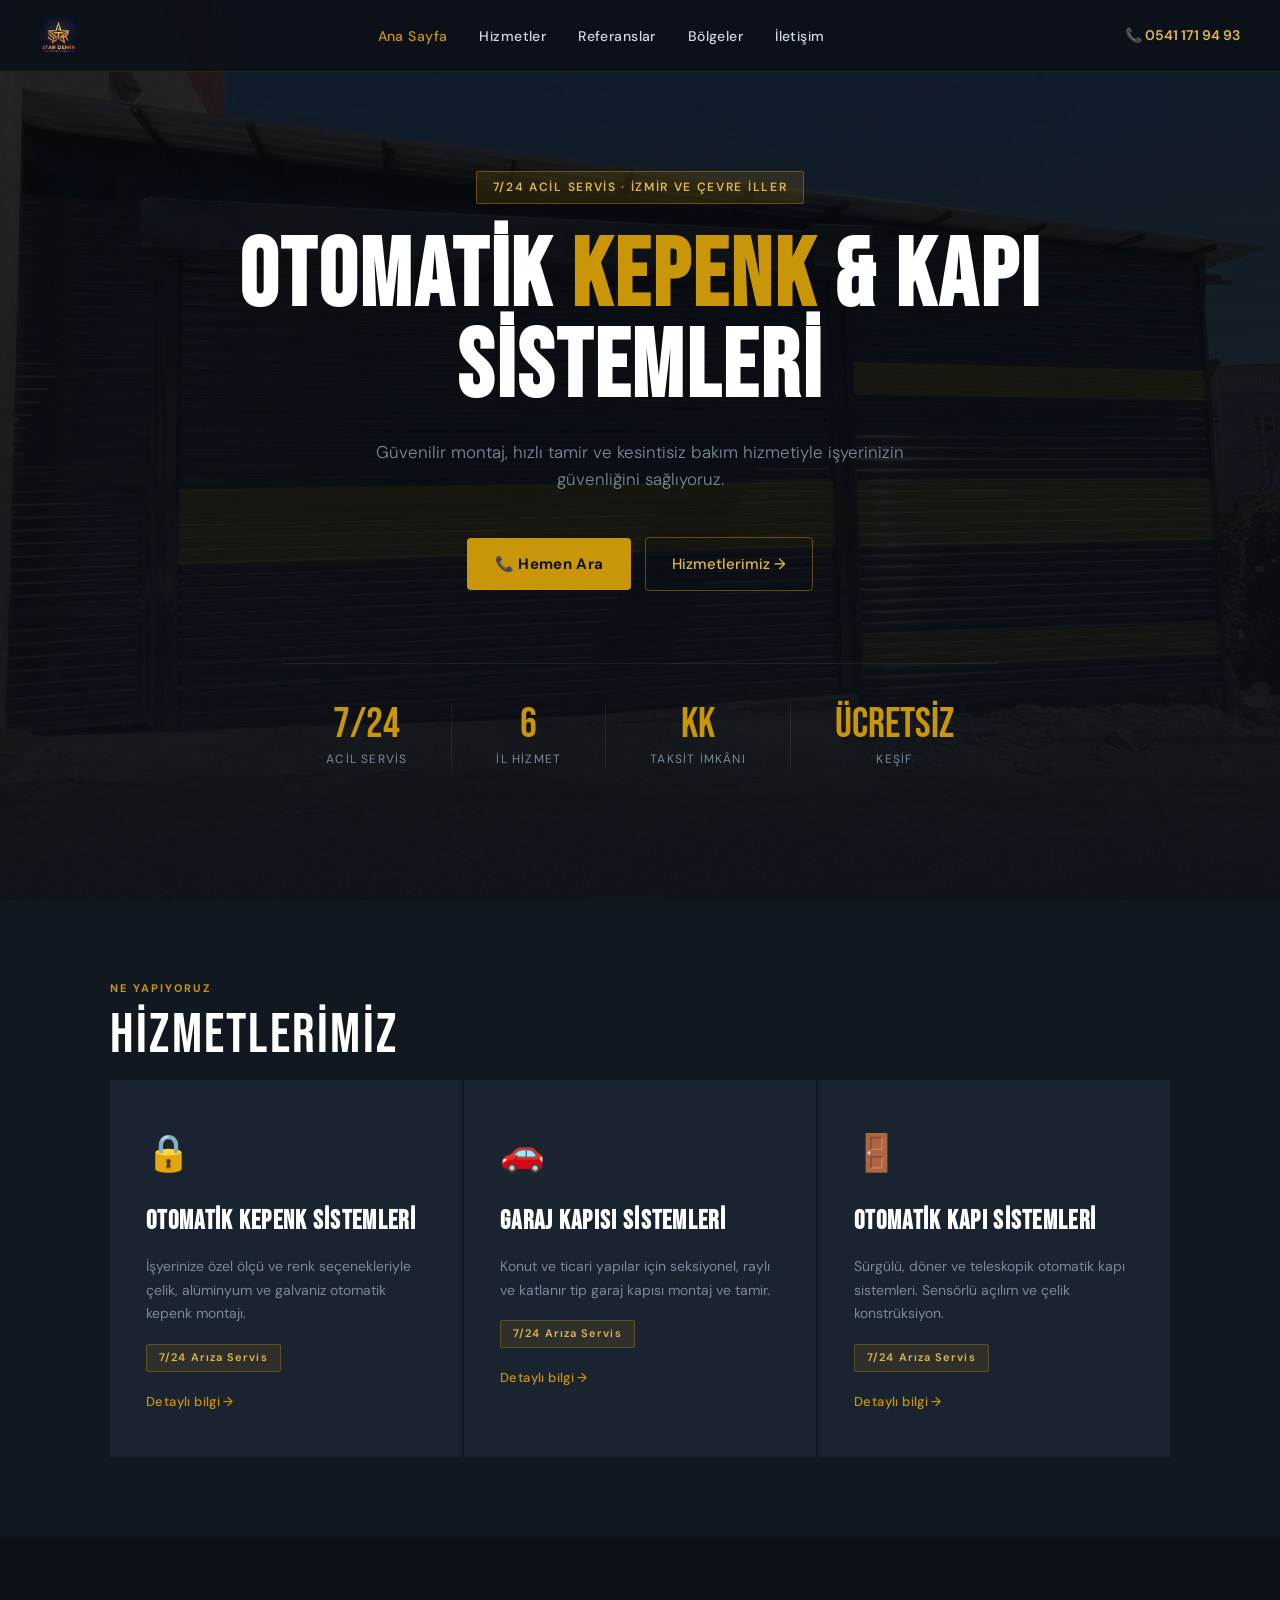
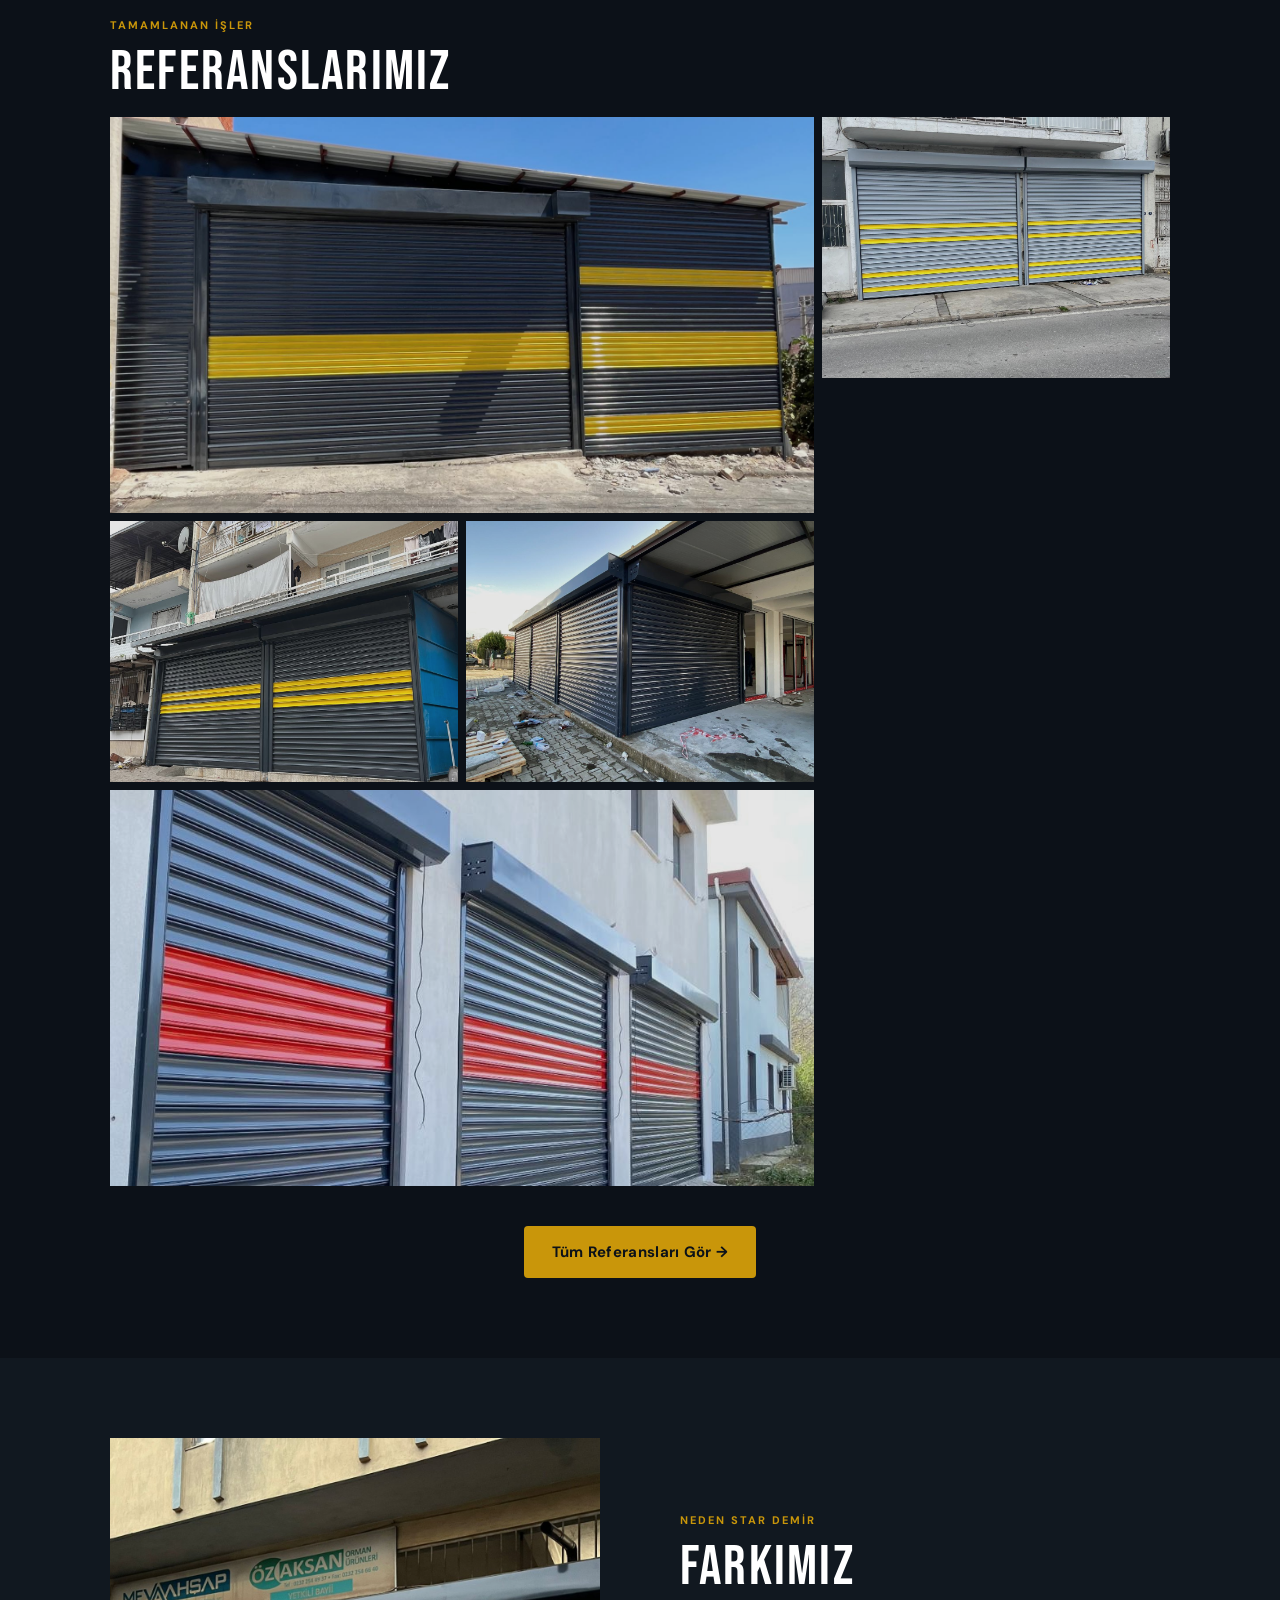
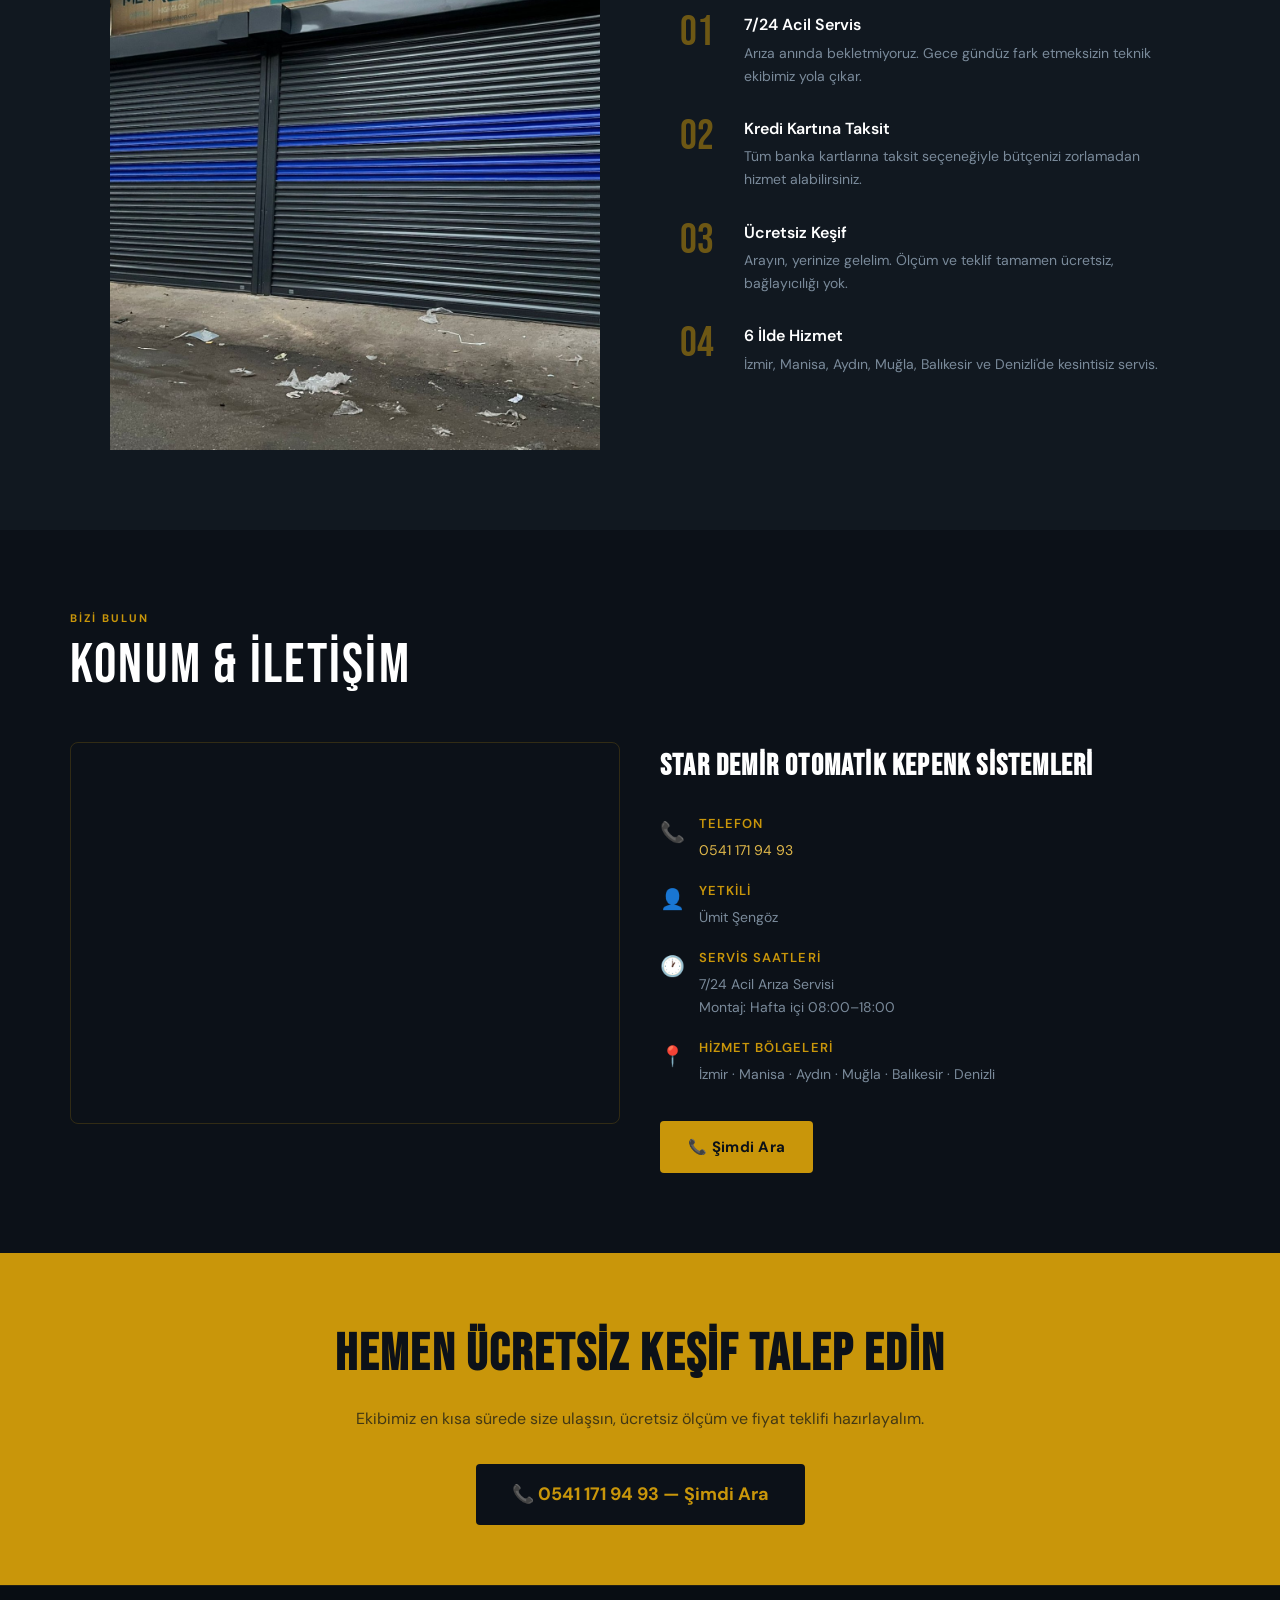
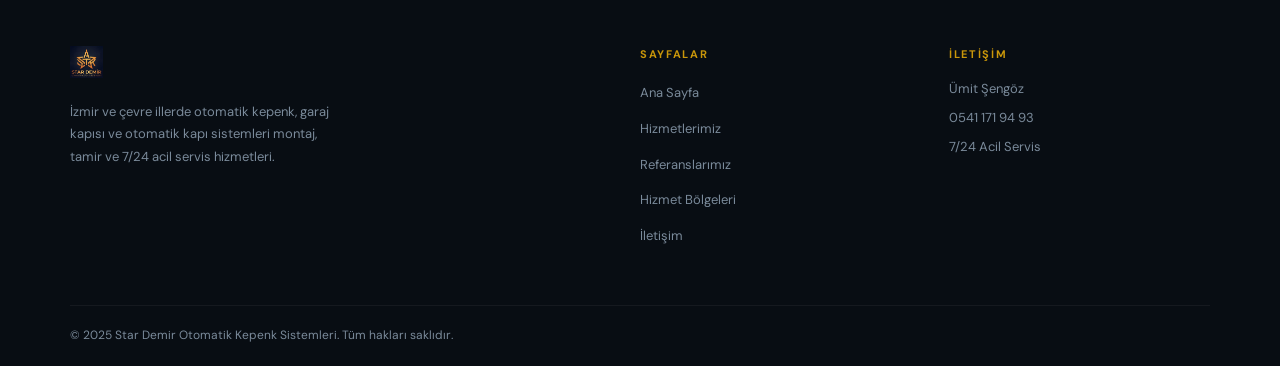
<file: index.html>
<!DOCTYPE html>
<html lang="tr">
<head>
  <meta charset="UTF-8">
  <meta name="viewport" content="width=device-width, initial-scale=1.0">
  <meta name="description" content="Star Demir Otomatik Kepenk Sistemleri – İzmir, Manisa, Aydın, Muğla, Balıkesir ve Denizli'de otomatik kepenk montaj, tamir ve 7/24 acil servis.">
  <title>Star Demir – Otomatik Kepenk Sistemleri İzmir</title>
  <link rel="preconnect" href="https://fonts.googleapis.com">
  <link href="https://fonts.googleapis.com/css2?family=Bebas+Neue&family=DM+Sans:wght@300;400;500;600;700&display=swap" rel="stylesheet">
  <link rel="stylesheet" href="style.css">
  <style>
    .hero {
      min-height: 100vh;
      display: flex;
      flex-direction: column;
      align-items: center;
      justify-content: center;
      text-align: center;
      padding: 120px 24px 80px;
      position: relative;
      overflow: hidden;
    }
    .hero-bg {
      position: absolute; inset: 0;
      background-image: url('p1.jpg');
      background-size: cover; background-position: center;
      filter: brightness(0.22); z-index: 0;
    }
    .hero-overlay {
      position: absolute; inset: 0;
      background: linear-gradient(to bottom, rgba(12,17,24,0.4) 0%, rgba(12,17,24,0.85) 100%);
      z-index: 1;
    }
    .hero-content { position: relative; z-index: 2; max-width: 820px; }
    .hero-badge {
      display: inline-block;
      background: rgba(201,150,10,0.15);
      border: 1px solid rgba(201,150,10,0.4);
      color: var(--gold-light);
      font-size: 12px; font-weight: 600;
      letter-spacing: 0.14em; text-transform: uppercase;
      padding: 6px 16px; border-radius: 2px;
      margin-bottom: 28px;
      animation: fadeUp 0.6s ease both;
    }
    .hero h1 {
      font-family: 'Bebas Neue', sans-serif;
      font-size: clamp(52px, 9vw, 96px);
      line-height: 0.95; color: var(--white);
      letter-spacing: 0.03em; margin-bottom: 24px;
      animation: fadeUp 0.6s 0.1s ease both;
    }
    .hero h1 em { font-style: normal; color: var(--gold); }
    .hero p {
      font-size: 17px; color: var(--muted);
      max-width: 540px; margin: 0 auto 44px;
      font-weight: 300; animation: fadeUp 0.6s 0.2s ease both;
    }
    .hero-cta {
      display: flex; align-items: center;
      justify-content: center; gap: 14px; flex-wrap: wrap;
      animation: fadeUp 0.6s 0.3s ease both;
    }
    .btn-secondary {
      display: inline-flex; align-items: center; gap: 8px;
      border: 1px solid rgba(201,150,10,0.45);
      color: var(--gold-light); font-size: 15px; font-weight: 500;
      padding: 14px 26px; border-radius: 4px; text-decoration: none;
      transition: border-color 0.2s, background 0.2s;
    }
    .btn-secondary:hover { border-color: var(--gold); background: rgba(201,150,10,0.08); }
    .hero-stats {
      position: relative; z-index: 2;
      display: flex; justify-content: center;
      margin-top: 72px;
      border-top: 1px solid rgba(255,255,255,0.07);
      padding-top: 40px;
      animation: fadeUp 0.6s 0.4s ease both;
    }
    .stat { padding: 0 44px; text-align: center; border-right: 1px solid rgba(255,255,255,0.07); }
    .stat:last-child { border-right: none; }
    .stat-num { font-family: 'Bebas Neue', sans-serif; font-size: 42px; color: var(--gold); line-height: 1; }
    .stat-label { font-size: 12px; color: var(--muted); text-transform: uppercase; letter-spacing: 0.1em; margin-top: 4px; }

    .services { background: var(--dark2); }
    .services-grid { display: grid; grid-template-columns: repeat(auto-fit, minmax(300px, 1fr)); gap: 2px; }
    .service-card {
      background: var(--dark3); padding: 44px 36px;
      position: relative; overflow: hidden; transition: transform 0.25s;
    }
    .service-card:hover { transform: translateY(-4px); }
    .service-card::before {
      content: ''; position: absolute; top: 0; left: 0; right: 0; height: 3px;
      background: var(--gold); transform: scaleX(0); transform-origin: left; transition: transform 0.3s ease;
    }
    .service-card:hover::before { transform: scaleX(1); }
    .service-icon { font-size: 36px; margin-bottom: 20px; display: block; }
    .service-card h3 { font-family: 'Bebas Neue', sans-serif; font-size: 26px; letter-spacing: 0.05em; color: var(--white); margin-bottom: 12px; }
    .service-card p { font-size: 14px; color: var(--muted); line-height: 1.7; }
    .badge-7-24 {
      display: inline-block; margin-top: 18px;
      background: rgba(201,150,10,0.12); border: 1px solid rgba(201,150,10,0.3);
      color: var(--gold-light); font-size: 11px; font-weight: 600;
      letter-spacing: 0.1em; padding: 4px 12px; border-radius: 2px;
    }
    .service-link {
      display: inline-block; margin-top: 20px;
      color: var(--gold); font-size: 13px; font-weight: 500;
      text-decoration: none; letter-spacing: 0.03em;
      transition: opacity 0.2s;
    }
    .service-link:hover { opacity: 0.7; }

    .gallery-preview { background: var(--dark); }
    .gallery-grid {
      display: grid; grid-template-columns: repeat(3, 1fr);
      gap: 8px; margin-bottom: 40px;
    }
    .gallery-item { overflow: hidden; aspect-ratio: 4/3; }
    .gallery-item.large { grid-column: span 2; aspect-ratio: 16/9; }
    .gallery-item img {
      width: 100%; height: 100%; object-fit: cover;
      transition: transform 0.5s ease, filter 0.3s;
      filter: brightness(0.9) saturate(0.9);
    }
    .gallery-item:hover img { transform: scale(1.04); filter: brightness(1) saturate(1.1); }
    .gallery-more { text-align: center; margin-top: 32px; }

    .why { background: var(--dark2); }
    .why-inner { display: grid; grid-template-columns: 1fr 1fr; gap: 80px; align-items: center; }
    .why-img { position: relative; }
    .why-img img { width: 100%; aspect-ratio: 4/5; object-fit: cover; display: block; }
    .why-img::after {
      content: ''; position: absolute; bottom: -10px; right: -10px;
      width: 60%; height: 60%; border: 2px solid var(--gold); z-index: -1;
    }
    .why-points { display: flex; flex-direction: column; gap: 28px; }
    .why-point { display: flex; gap: 20px; align-items: flex-start; }
    .why-point-num { font-family: 'Bebas Neue', sans-serif; font-size: 42px; color: var(--gold); line-height: 1; opacity: 0.5; flex-shrink: 0; width: 44px; }
    .why-point h4 { font-size: 16px; font-weight: 600; color: var(--white); margin-bottom: 4px; }
    .why-point p { font-size: 14px; color: var(--muted); line-height: 1.65; }

    .map-section { background: var(--dark); padding: 80px 40px; }
    .map-inner { max-width: 1140px; margin: 0 auto; }
    .map-grid { display: grid; grid-template-columns: 1fr 1fr; gap: 40px; align-items: start; margin-top: 48px; }
    .map-frame { border-radius: 8px; overflow: hidden; border: 1px solid rgba(201,150,10,0.2); }
    .map-frame iframe { width: 100%; height: 380px; border: 0; display: block; filter: grayscale(30%) invert(5%); }
    .map-info h3 { font-family: 'Bebas Neue', sans-serif; font-size: 30px; color: var(--white); letter-spacing: 0.04em; margin-bottom: 24px; }
    .map-detail { display: flex; gap: 14px; align-items: flex-start; margin-bottom: 20px; }
    .map-detail-icon { font-size: 20px; flex-shrink: 0; margin-top: 2px; }
    .map-detail h4 { font-size: 13px; font-weight: 600; color: var(--gold); text-transform: uppercase; letter-spacing: 0.08em; margin-bottom: 4px; }
    .map-detail p { font-size: 14px; color: var(--muted); line-height: 1.6; }
    .map-detail a { color: var(--gold-light); text-decoration: none; }

    .cta-band { background: var(--gold); padding: 60px 40px; text-align: center; }
    .cta-band h2 { font-family: 'Bebas Neue', sans-serif; font-size: clamp(30px,5vw,52px); color: #0C1118; letter-spacing: 0.04em; margin-bottom: 10px; }
    .cta-band p { font-size: 16px; color: rgba(12,17,24,0.7); margin-bottom: 32px; }
    .cta-band a {
      display: inline-flex; align-items: center; gap: 10px;
      background: #0C1118; color: var(--gold); font-weight: 700;
      font-size: 18px; padding: 16px 36px; border-radius: 4px;
      text-decoration: none; transition: background 0.2s;
    }
    .cta-band a:hover { background: #141B26; }

    @keyframes fadeUp {
      from { opacity: 0; transform: translateY(24px); }
      to   { opacity: 1; transform: translateY(0); }
    }

    @media (max-width: 768px) {
      .hero-stats { flex-wrap: wrap; }
      .stat { padding: 16px 20px; border-right: none; border-bottom: 1px solid rgba(255,255,255,0.07); width: 50%; }
      .gallery-grid { grid-template-columns: 1fr 1fr; }
      .gallery-item.large { grid-column: span 2; }
      .why-inner { grid-template-columns: 1fr; gap: 40px; }
      .why-img::after { display: none; }
      .map-grid { grid-template-columns: 1fr; }
    }
    @media (max-width: 480px) {
      .gallery-grid { grid-template-columns: 1fr; }
      .gallery-item.large { grid-column: span 1; }
    }
  </style>
</head>
<body>

<nav>
  <a href="index.html"><img src="logo.png" alt="Star Demir"></a>
  <ul class="nav-links">
    <li><a href="index.html" class="active">Ana Sayfa</a></li>
    <li><a href="hizmetler.html">Hizmetler</a></li>
    <li><a href="galeri.html">Referanslar</a></li>
    <li><a href="bolgeler.html">Bölgeler</a></li>
    <li><a href="iletisim.html">İletişim</a></li>
  </ul>
  <a href="tel:+905411719493" class="nav-phone">📞 0541 171 94 93</a>
</nav>

<div class="hero">
  <div class="hero-bg"></div>
  <div class="hero-overlay"></div>
  <div class="hero-content">
    <div class="hero-badge">7/24 Acil Servis · İzmir ve Çevre İller</div>
    <h1>Otomatik <em>Kepenk</em> &amp; Kapı Sistemleri</h1>
    <p>Güvenilir montaj, hızlı tamir ve kesintisiz bakım hizmetiyle işyerinizin güvenliğini sağlıyoruz.</p>
    <div class="hero-cta">
      <a href="tel:+905411719493" class="btn-primary">📞 Hemen Ara</a>
      <a href="hizmetler.html" class="btn-secondary">Hizmetlerimiz →</a>
    </div>
  </div>
  <div class="hero-stats">
    <div class="stat"><div class="stat-num">7/24</div><div class="stat-label">Acil Servis</div></div>
    <div class="stat"><div class="stat-num">6</div><div class="stat-label">İl Hizmet</div></div>
    <div class="stat"><div class="stat-num">KK</div><div class="stat-label">Taksit İmkânı</div></div>
    <div class="stat"><div class="stat-num">Ücretsiz</div><div class="stat-label">Keşif</div></div>
  </div>
</div>

<section class="services">
  <div class="inner">
    <div class="section-label">Ne Yapıyoruz</div>
    <div class="section-title">Hizmetlerimiz</div>
    <div class="services-grid">
      <div class="service-card">
        <span class="service-icon">🔒</span>
        <h3>Otomatik Kepenk Sistemleri</h3>
        <p>İşyerinize özel ölçü ve renk seçenekleriyle çelik, alüminyum ve galvaniz otomatik kepenk montajı.</p>
        <span class="badge-7-24">7/24 Arıza Servis</span><br>
        <a href="hizmetler.html" class="service-link">Detaylı bilgi →</a>
      </div>
      <div class="service-card">
        <span class="service-icon">🚗</span>
        <h3>Garaj Kapısı Sistemleri</h3>
        <p>Konut ve ticari yapılar için seksiyonel, raylı ve katlanır tip garaj kapısı montaj ve tamir.</p>
        <span class="badge-7-24">7/24 Arıza Servis</span><br>
        <a href="hizmetler.html" class="service-link">Detaylı bilgi →</a>
      </div>
      <div class="service-card">
        <span class="service-icon">🚪</span>
        <h3>Otomatik Kapı Sistemleri</h3>
        <p>Sürgülü, döner ve teleskopik otomatik kapı sistemleri. Sensörlü açılım ve çelik konstrüksiyon.</p>
        <span class="badge-7-24">7/24 Arıza Servis</span><br>
        <a href="hizmetler.html" class="service-link">Detaylı bilgi →</a>
      </div>
    </div>
  </div>
</section>

<section class="gallery-preview">
  <div class="inner">
    <div class="section-label">Tamamlanan İşler</div>
    <div class="section-title">Referanslarımız</div>
    <div class="gallery-grid">
      <div class="gallery-item large"><img src="p1.jpg" alt="Otomatik kepenk montajı İzmir"></div>
      <div class="gallery-item"><img src="p4.jpg" alt="Çelik kepenk İzmir"></div>
      <div class="gallery-item"><img src="p5.jpg" alt="Kepenk tamir servisi"></div>
      <div class="gallery-item"><img src="p2.jpg" alt="Endüstriyel kepenk montajı"></div>
      <div class="gallery-item large"><img src="p9.jpg" alt="Otomatik kapı sistemi"></div>
    </div>
    <div class="gallery-more">
      <a href="galeri.html" class="btn-primary">Tüm Referansları Gör →</a>
    </div>
  </div>
</section>

<section class="why">
  <div class="inner why-inner">
    <div class="why-img"><img src="p6.jpg" alt="Star Demir işçiliği"></div>
    <div>
      <div class="section-label">Neden Star Demir</div>
      <div class="section-title">Farkımız</div>
      <div class="why-points">
        <div class="why-point">
          <div class="why-point-num">01</div>
          <div><h4>7/24 Acil Servis</h4><p>Arıza anında bekletmiyoruz. Gece gündüz fark etmeksizin teknik ekibimiz yola çıkar.</p></div>
        </div>
        <div class="why-point">
          <div class="why-point-num">02</div>
          <div><h4>Kredi Kartına Taksit</h4><p>Tüm banka kartlarına taksit seçeneğiyle bütçenizi zorlamadan hizmet alabilirsiniz.</p></div>
        </div>
        <div class="why-point">
          <div class="why-point-num">03</div>
          <div><h4>Ücretsiz Keşif</h4><p>Arayın, yerinize gelelim. Ölçüm ve teklif tamamen ücretsiz, bağlayıcılığı yok.</p></div>
        </div>
        <div class="why-point">
          <div class="why-point-num">04</div>
          <div><h4>6 İlde Hizmet</h4><p>İzmir, Manisa, Aydın, Muğla, Balıkesir ve Denizli'de kesintisiz servis.</p></div>
        </div>
      </div>
    </div>
  </div>
</section>

<div class="map-section">
  <div class="map-inner">
    <div class="section-label">Bizi Bulun</div>
    <div class="section-title">Konum & İletişim</div>
    <div class="map-grid">
      <div class="map-frame">
        <iframe
          src="https://www.google.com/maps/embed?pb=!1m18!1m12!1m3!1d1000!2d27.14!3d38.42!2m3!1f0!2f0!3f0!3m2!1i1024!2i768!4f13.1!3m3!1m2!1s0x14bbdf26b6237989%3A0x6fb60ad59aac20d2!2sStar%20Demir%20Otomatik%20Kepenk%20Sistemleri!5e0!3m2!1str!2str!4v1"
          allowfullscreen="" loading="lazy" referrerpolicy="no-referrer-when-downgrade">
        </iframe>
      </div>
      <div class="map-info">
        <h3>Star Demir Otomatik Kepenk Sistemleri</h3>
        <div class="map-detail">
          <div class="map-detail-icon">📞</div>
          <div>
            <h4>Telefon</h4>
            <p><a href="tel:+905411719493">0541 171 94 93</a></p>
          </div>
        </div>
        <div class="map-detail">
          <div class="map-detail-icon">👤</div>
          <div>
            <h4>Yetkili</h4>
            <p>Ümit Şengöz</p>
          </div>
        </div>
        <div class="map-detail">
          <div class="map-detail-icon">🕐</div>
          <div>
            <h4>Servis Saatleri</h4>
            <p>7/24 Acil Arıza Servisi<br>Montaj: Hafta içi 08:00–18:00</p>
          </div>
        </div>
        <div class="map-detail">
          <div class="map-detail-icon">📍</div>
          <div>
            <h4>Hizmet Bölgeleri</h4>
            <p>İzmir · Manisa · Aydın · Muğla · Balıkesir · Denizli</p>
          </div>
        </div>
        <a href="tel:+905411719493" class="btn-primary" style="margin-top:16px;">📞 Şimdi Ara</a>
      </div>
    </div>
  </div>
</div>

<div class="cta-band">
  <h2>Hemen Ücretsiz Keşif Talep Edin</h2>
  <p>Ekibimiz en kısa sürede size ulaşsın, ücretsiz ölçüm ve fiyat teklifi hazırlayalım.</p>
  <a href="tel:+905411719493">📞 0541 171 94 93 — Şimdi Ara</a>
</div>

<footer>
  <div class="footer-inner">
    <div class="footer-brand">
      <img src="logo.png" alt="Star Demir">
      <p>İzmir ve çevre illerde otomatik kepenk, garaj kapısı ve otomatik kapı sistemleri montaj, tamir ve 7/24 acil servis hizmetleri.</p>
    </div>
    <div class="footer-links">
      <h4>Sayfalar</h4>
      <ul>
        <li><a href="index.html">Ana Sayfa</a></li>
        <li><a href="hizmetler.html">Hizmetlerimiz</a></li>
        <li><a href="galeri.html">Referanslarımız</a></li>
        <li><a href="bolgeler.html">Hizmet Bölgeleri</a></li>
        <li><a href="iletisim.html">İletişim</a></li>
      </ul>
    </div>
    <div class="footer-contact">
      <h4>İletişim</h4>
      <p>Ümit Şengöz</p>
      <p><a href="tel:+905411719493">0541 171 94 93</a></p>
      <p>7/24 Acil Servis</p>
    </div>
  </div>
  <div class="footer-copy">© 2025 Star Demir Otomatik Kepenk Sistemleri. Tüm hakları saklıdır.</div>
</footer>

</body>
</html>
</file>
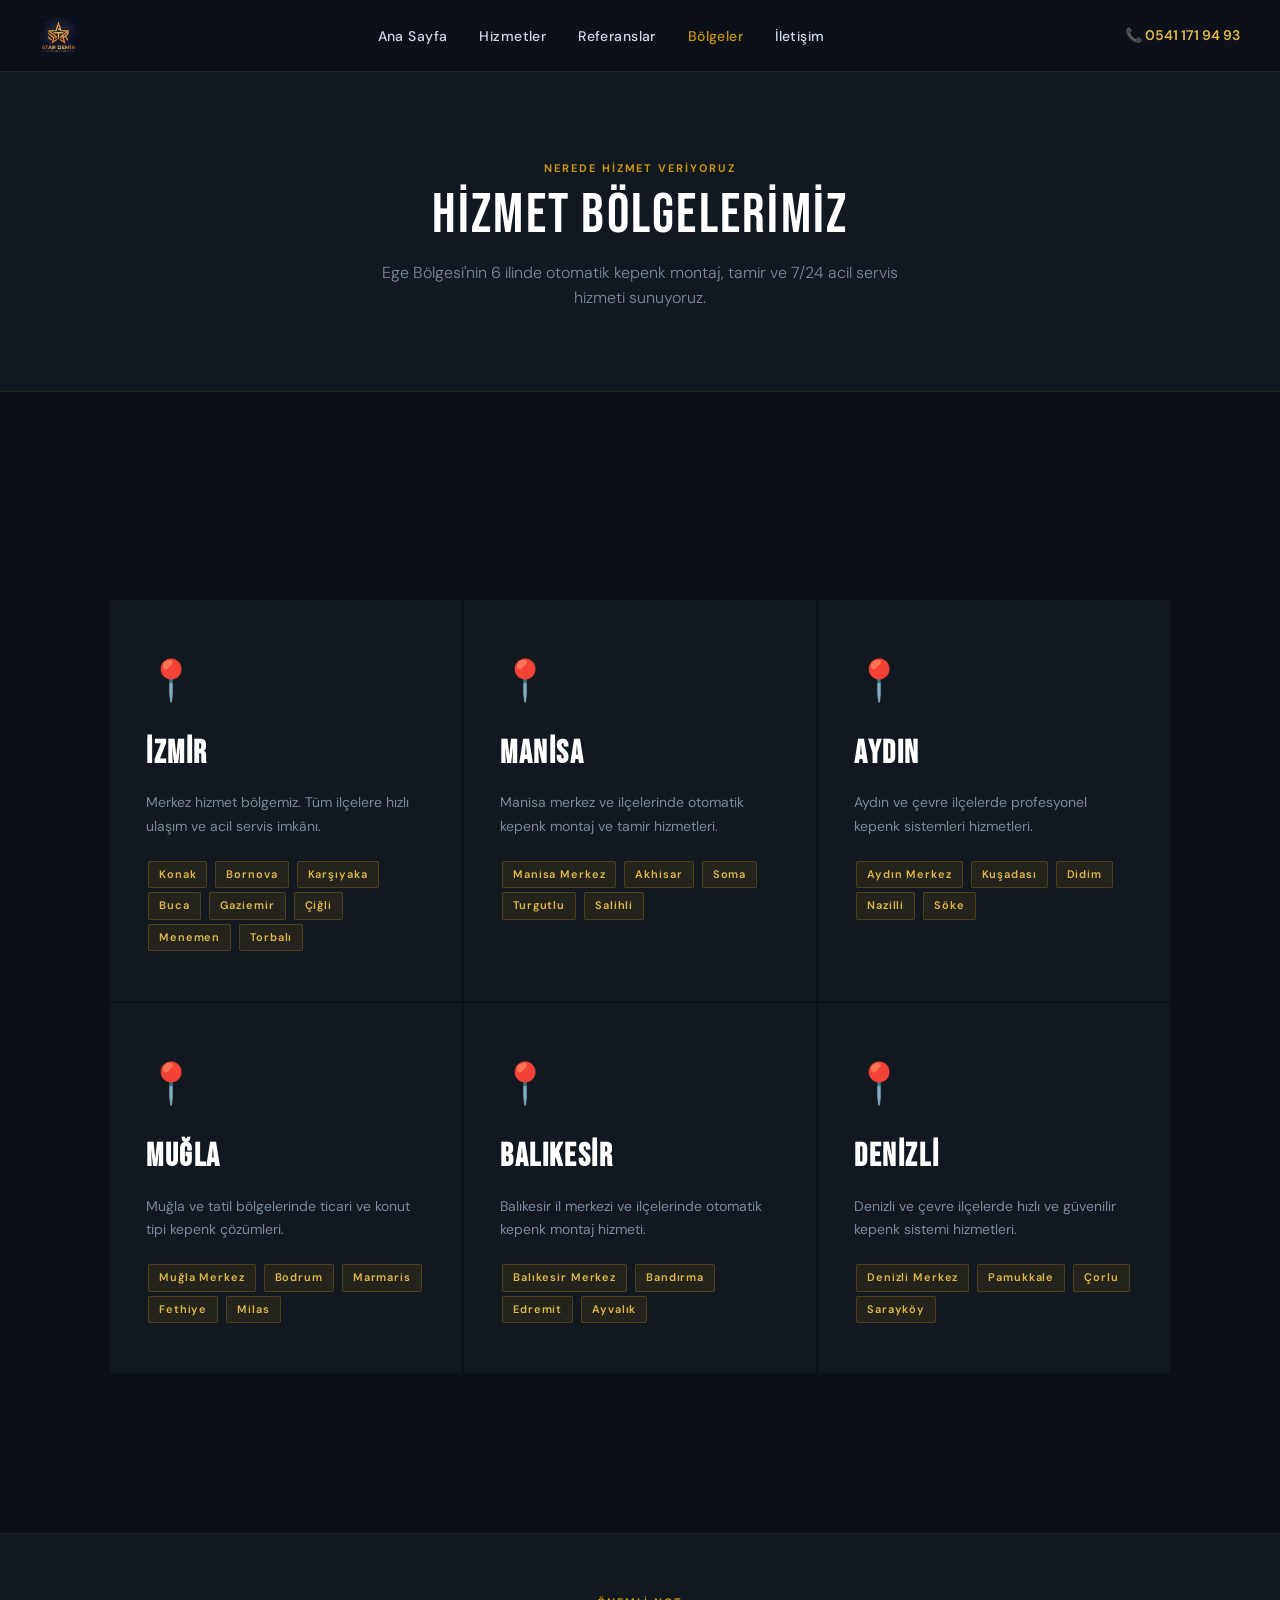
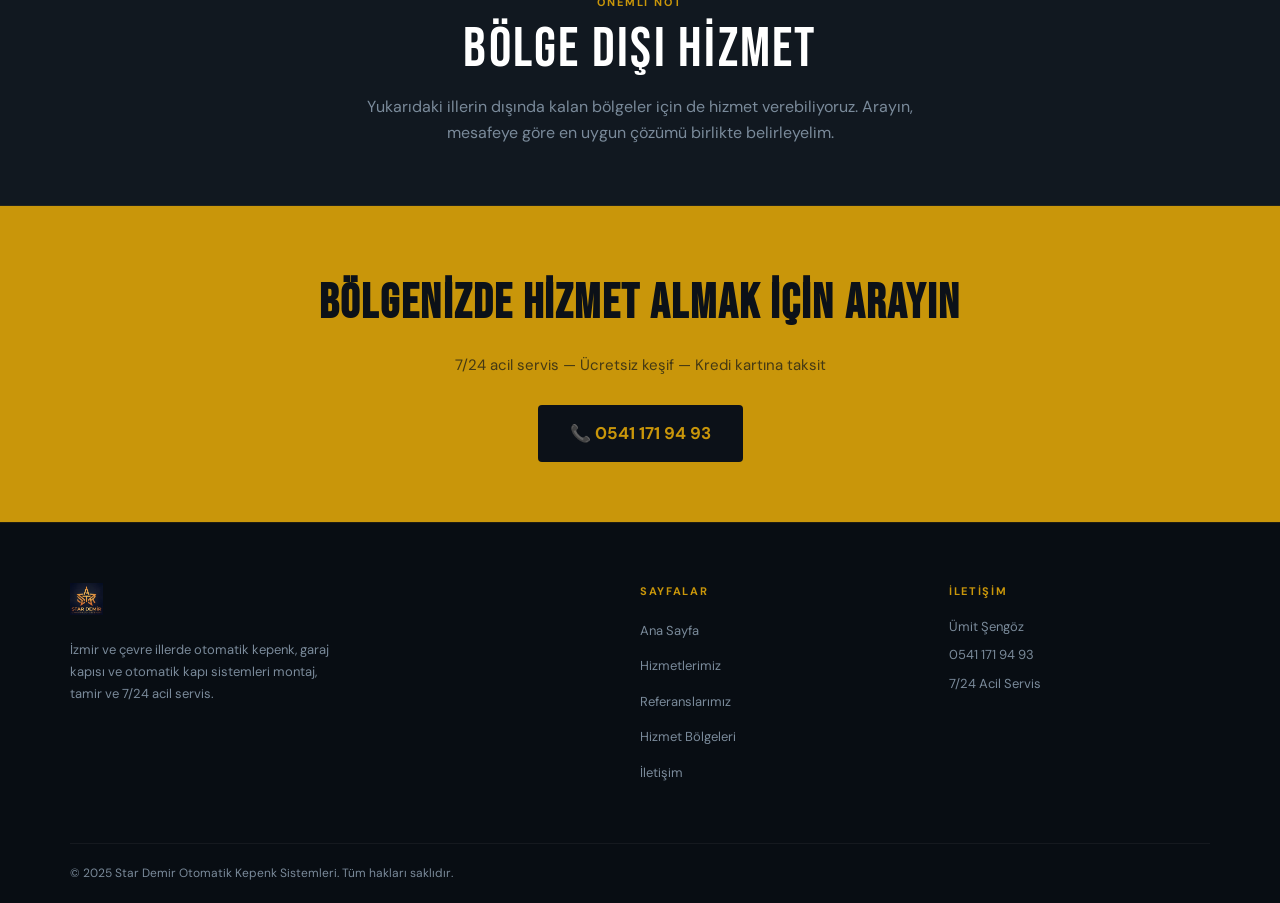
<file: bolgeler.html>
<!DOCTYPE html>
<html lang="tr">
<head>
  <meta charset="UTF-8">
  <meta name="viewport" content="width=device-width, initial-scale=1.0">
  <meta name="description" content="Star Demir otomatik kepenk hizmet bölgeleri: İzmir, Manisa, Aydın, Muğla, Balıkesir, Denizli. 7/24 servis.">
  <title>Hizmet Bölgeleri – Star Demir Otomatik Kepenk</title>
  <link rel="preconnect" href="https://fonts.googleapis.com">
  <link href="https://fonts.googleapis.com/css2?family=Bebas+Neue&family=DM+Sans:wght@300;400;500;600;700&display=swap" rel="stylesheet">
  <link rel="stylesheet" href="style.css">
  <style>
    .bolgeler-section { padding: 80px 40px; }
    .bolgeler-grid {
      display: grid;
      grid-template-columns: repeat(3, 1fr);
      gap: 2px;
      margin-top: 48px;
    }
    .bolge-card {
      background: var(--dark2);
      padding: 48px 36px;
      position: relative;
      overflow: hidden;
      transition: background 0.25s;
    }
    .bolge-card:hover { background: var(--dark3); }
    .bolge-card::after {
      content: '';
      position: absolute;
      bottom: 0; left: 0; right: 0;
      height: 3px;
      background: var(--gold);
      transform: scaleX(0);
      transform-origin: left;
      transition: transform 0.3s ease;
    }
    .bolge-card:hover::after { transform: scaleX(1); }
    .bolge-icon { font-size: 40px; margin-bottom: 16px; display: block; }
    .bolge-card h3 { font-family: 'Bebas Neue', sans-serif; font-size: 32px; letter-spacing: 0.05em; color: var(--white); margin-bottom: 12px; }
    .bolge-card p { font-size: 14px; color: var(--muted); line-height: 1.7; margin-bottom: 20px; }
    .bolge-tag {
      display: inline-block;
      background: rgba(201,150,10,0.1);
      border: 1px solid rgba(201,150,10,0.25);
      color: var(--gold-light);
      font-size: 11px; font-weight: 600;
      letter-spacing: 0.08em; padding: 4px 10px; border-radius: 2px;
      margin: 2px;
    }

    .coverage-band {
      background: var(--dark2);
      padding: 60px 40px;
      text-align: center;
      border-top: 1px solid rgba(201,150,10,0.1);
      border-bottom: 1px solid rgba(201,150,10,0.1);
    }
    .coverage-band p { font-size: 16px; color: var(--muted); max-width: 600px; margin: 16px auto 0; }

    .cta-band { background: var(--gold); padding: 60px 40px; text-align: center; }
    .cta-band h2 { font-family: 'Bebas Neue', sans-serif; font-size: clamp(28px,4vw,48px); color: #0C1118; letter-spacing: 0.04em; margin-bottom: 10px; }
    .cta-band p { font-size: 15px; color: rgba(12,17,24,0.7); margin-bottom: 28px; }
    .cta-band a { display: inline-flex; align-items: center; gap: 10px; background: #0C1118; color: var(--gold); font-weight: 700; font-size: 17px; padding: 15px 32px; border-radius: 4px; text-decoration: none; }

    @media (max-width: 768px) {
      .bolgeler-grid { grid-template-columns: 1fr 1fr; }
      .bolgeler-section { padding: 60px 20px; }
    }
    @media (max-width: 480px) {
      .bolgeler-grid { grid-template-columns: 1fr; }
    }
  </style>
</head>
<body>

<nav>
  <a href="index.html"><img src="logo.png" alt="Star Demir"></a>
  <ul class="nav-links">
    <li><a href="index.html">Ana Sayfa</a></li>
    <li><a href="hizmetler.html">Hizmetler</a></li>
    <li><a href="galeri.html">Referanslar</a></li>
    <li><a href="bolgeler.html" class="active">Bölgeler</a></li>
    <li><a href="iletisim.html">İletişim</a></li>
  </ul>
  <a href="tel:+905411719493" class="nav-phone">📞 0541 171 94 93</a>
</nav>

<div class="page-hero">
  <div class="section-label">Nerede Hizmet Veriyoruz</div>
  <div class="section-title">Hizmet Bölgelerimiz</div>
  <p class="section-sub">Ege Bölgesi'nin 6 ilinde otomatik kepenk montaj, tamir ve 7/24 acil servis hizmeti sunuyoruz.</p>
</div>

<section class="bolgeler-section">
  <div class="inner">
    <div class="bolgeler-grid">

      <div class="bolge-card">
        <span class="bolge-icon">📍</span>
        <h3>İzmir</h3>
        <p>Merkez hizmet bölgemiz. Tüm ilçelere hızlı ulaşım ve acil servis imkânı.</p>
        <span class="bolge-tag">Konak</span>
        <span class="bolge-tag">Bornova</span>
        <span class="bolge-tag">Karşıyaka</span>
        <span class="bolge-tag">Buca</span>
        <span class="bolge-tag">Gaziemir</span>
        <span class="bolge-tag">Çiğli</span>
        <span class="bolge-tag">Menemen</span>
        <span class="bolge-tag">Torbalı</span>
      </div>

      <div class="bolge-card">
        <span class="bolge-icon">📍</span>
        <h3>Manisa</h3>
        <p>Manisa merkez ve ilçelerinde otomatik kepenk montaj ve tamir hizmetleri.</p>
        <span class="bolge-tag">Manisa Merkez</span>
        <span class="bolge-tag">Akhisar</span>
        <span class="bolge-tag">Soma</span>
        <span class="bolge-tag">Turgutlu</span>
        <span class="bolge-tag">Salihli</span>
      </div>

      <div class="bolge-card">
        <span class="bolge-icon">📍</span>
        <h3>Aydın</h3>
        <p>Aydın ve çevre ilçelerde profesyonel kepenk sistemleri hizmetleri.</p>
        <span class="bolge-tag">Aydın Merkez</span>
        <span class="bolge-tag">Kuşadası</span>
        <span class="bolge-tag">Didim</span>
        <span class="bolge-tag">Nazilli</span>
        <span class="bolge-tag">Söke</span>
      </div>

      <div class="bolge-card">
        <span class="bolge-icon">📍</span>
        <h3>Muğla</h3>
        <p>Muğla ve tatil bölgelerinde ticari ve konut tipi kepenk çözümleri.</p>
        <span class="bolge-tag">Muğla Merkez</span>
        <span class="bolge-tag">Bodrum</span>
        <span class="bolge-tag">Marmaris</span>
        <span class="bolge-tag">Fethiye</span>
        <span class="bolge-tag">Milas</span>
      </div>

      <div class="bolge-card">
        <span class="bolge-icon">📍</span>
        <h3>Balıkesir</h3>
        <p>Balıkesir il merkezi ve ilçelerinde otomatik kepenk montaj hizmeti.</p>
        <span class="bolge-tag">Balıkesir Merkez</span>
        <span class="bolge-tag">Bandırma</span>
        <span class="bolge-tag">Edremit</span>
        <span class="bolge-tag">Ayvalık</span>
      </div>

      <div class="bolge-card">
        <span class="bolge-icon">📍</span>
        <h3>Denizli</h3>
        <p>Denizli ve çevre ilçelerde hızlı ve güvenilir kepenk sistemi hizmetleri.</p>
        <span class="bolge-tag">Denizli Merkez</span>
        <span class="bolge-tag">Pamukkale</span>
        <span class="bolge-tag">Çorlu</span>
        <span class="bolge-tag">Sarayköy</span>
      </div>

    </div>
  </div>
</section>

<div class="coverage-band">
  <div class="section-label">Önemli Not</div>
  <div class="section-title">Bölge Dışı Hizmet</div>
  <p>Yukarıdaki illerin dışında kalan bölgeler için de hizmet verebiliyoruz. Arayın, mesafeye göre en uygun çözümü birlikte belirleyelim.</p>
</div>

<div class="cta-band">
  <h2>Bölgenizde Hizmet Almak İçin Arayın</h2>
  <p>7/24 acil servis — Ücretsiz keşif — Kredi kartına taksit</p>
  <a href="tel:+905411719493">📞 0541 171 94 93</a>
</div>

<footer>
  <div class="footer-inner">
    <div class="footer-brand">
      <img src="logo.png" alt="Star Demir">
      <p>İzmir ve çevre illerde otomatik kepenk, garaj kapısı ve otomatik kapı sistemleri montaj, tamir ve 7/24 acil servis.</p>
    </div>
    <div class="footer-links">
      <h4>Sayfalar</h4>
      <ul>
        <li><a href="index.html">Ana Sayfa</a></li>
        <li><a href="hizmetler.html">Hizmetlerimiz</a></li>
        <li><a href="galeri.html">Referanslarımız</a></li>
        <li><a href="bolgeler.html">Hizmet Bölgeleri</a></li>
        <li><a href="iletisim.html">İletişim</a></li>
      </ul>
    </div>
    <div class="footer-contact">
      <h4>İletişim</h4>
      <p>Ümit Şengöz</p>
      <p><a href="tel:+905411719493">0541 171 94 93</a></p>
      <p>7/24 Acil Servis</p>
    </div>
  </div>
  <div class="footer-copy">© 2025 Star Demir Otomatik Kepenk Sistemleri. Tüm hakları saklıdır.</div>
</footer>

</body>
</html>
</file>
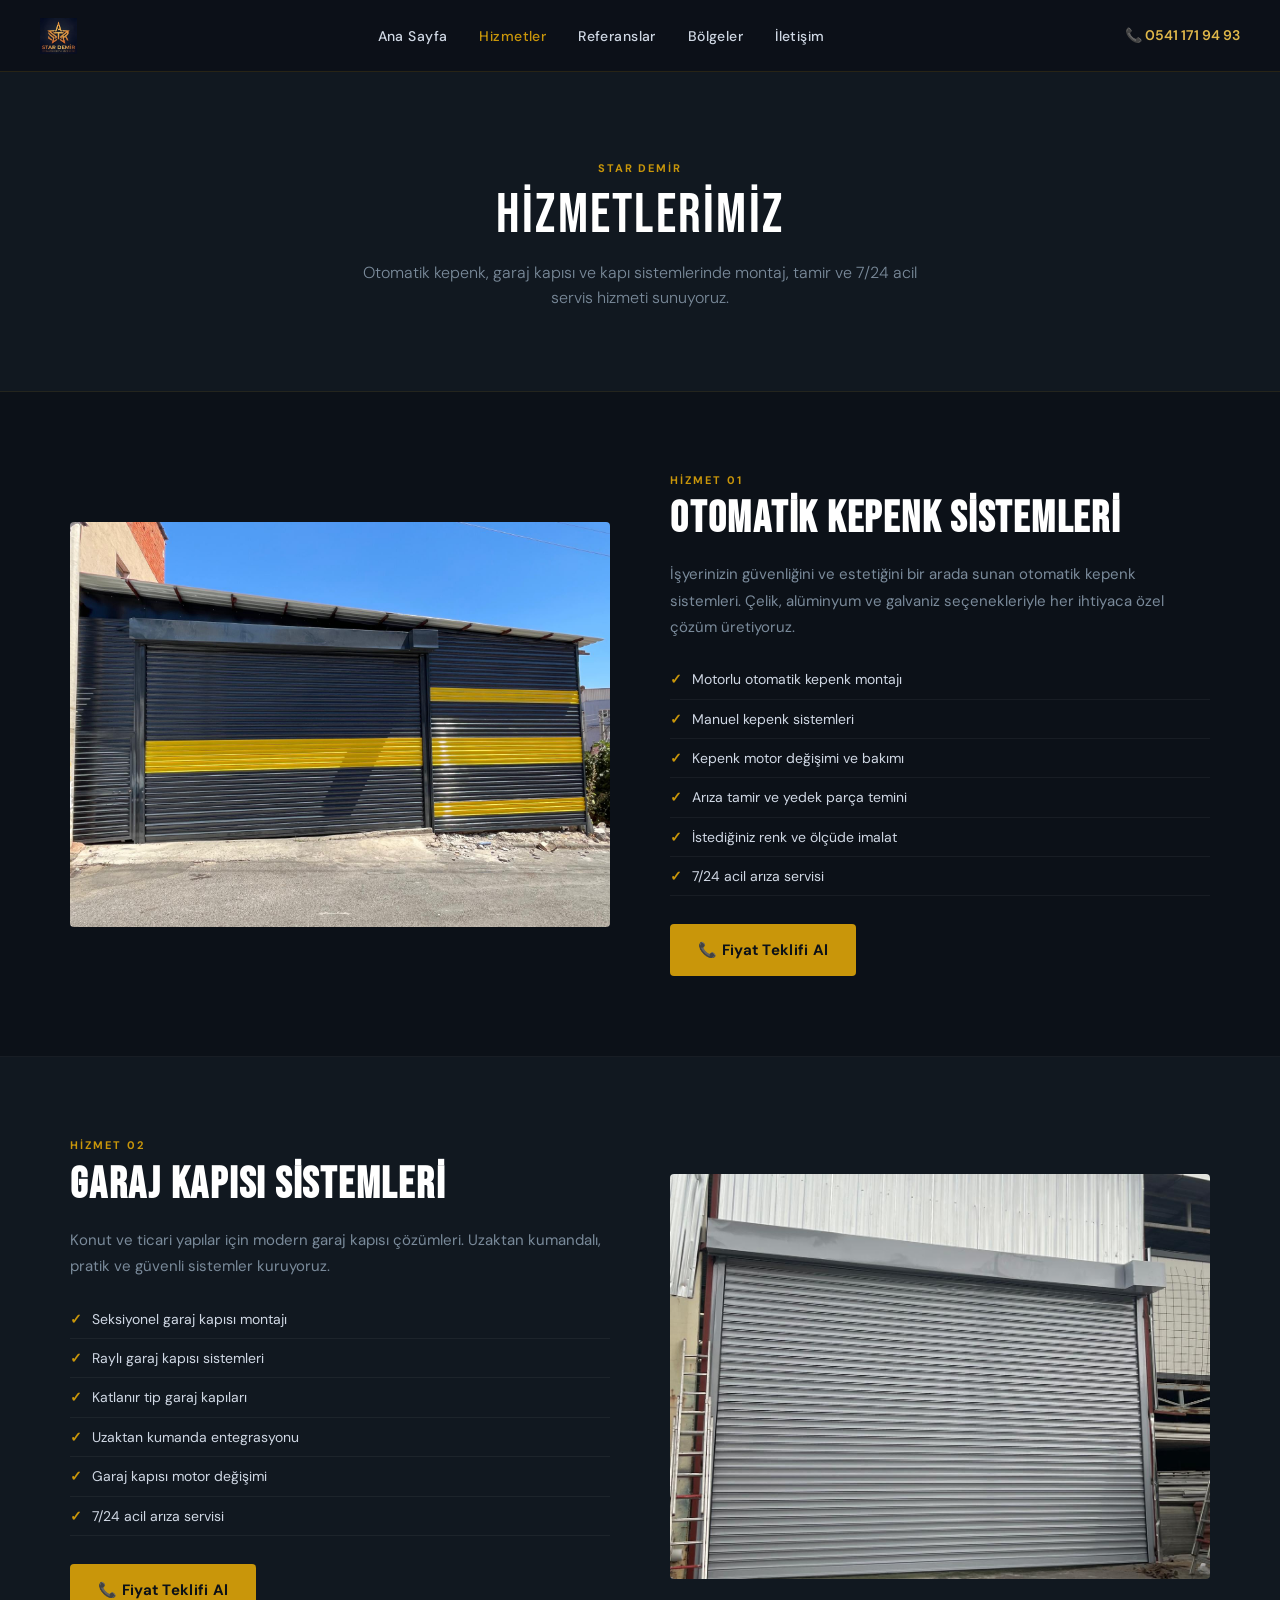
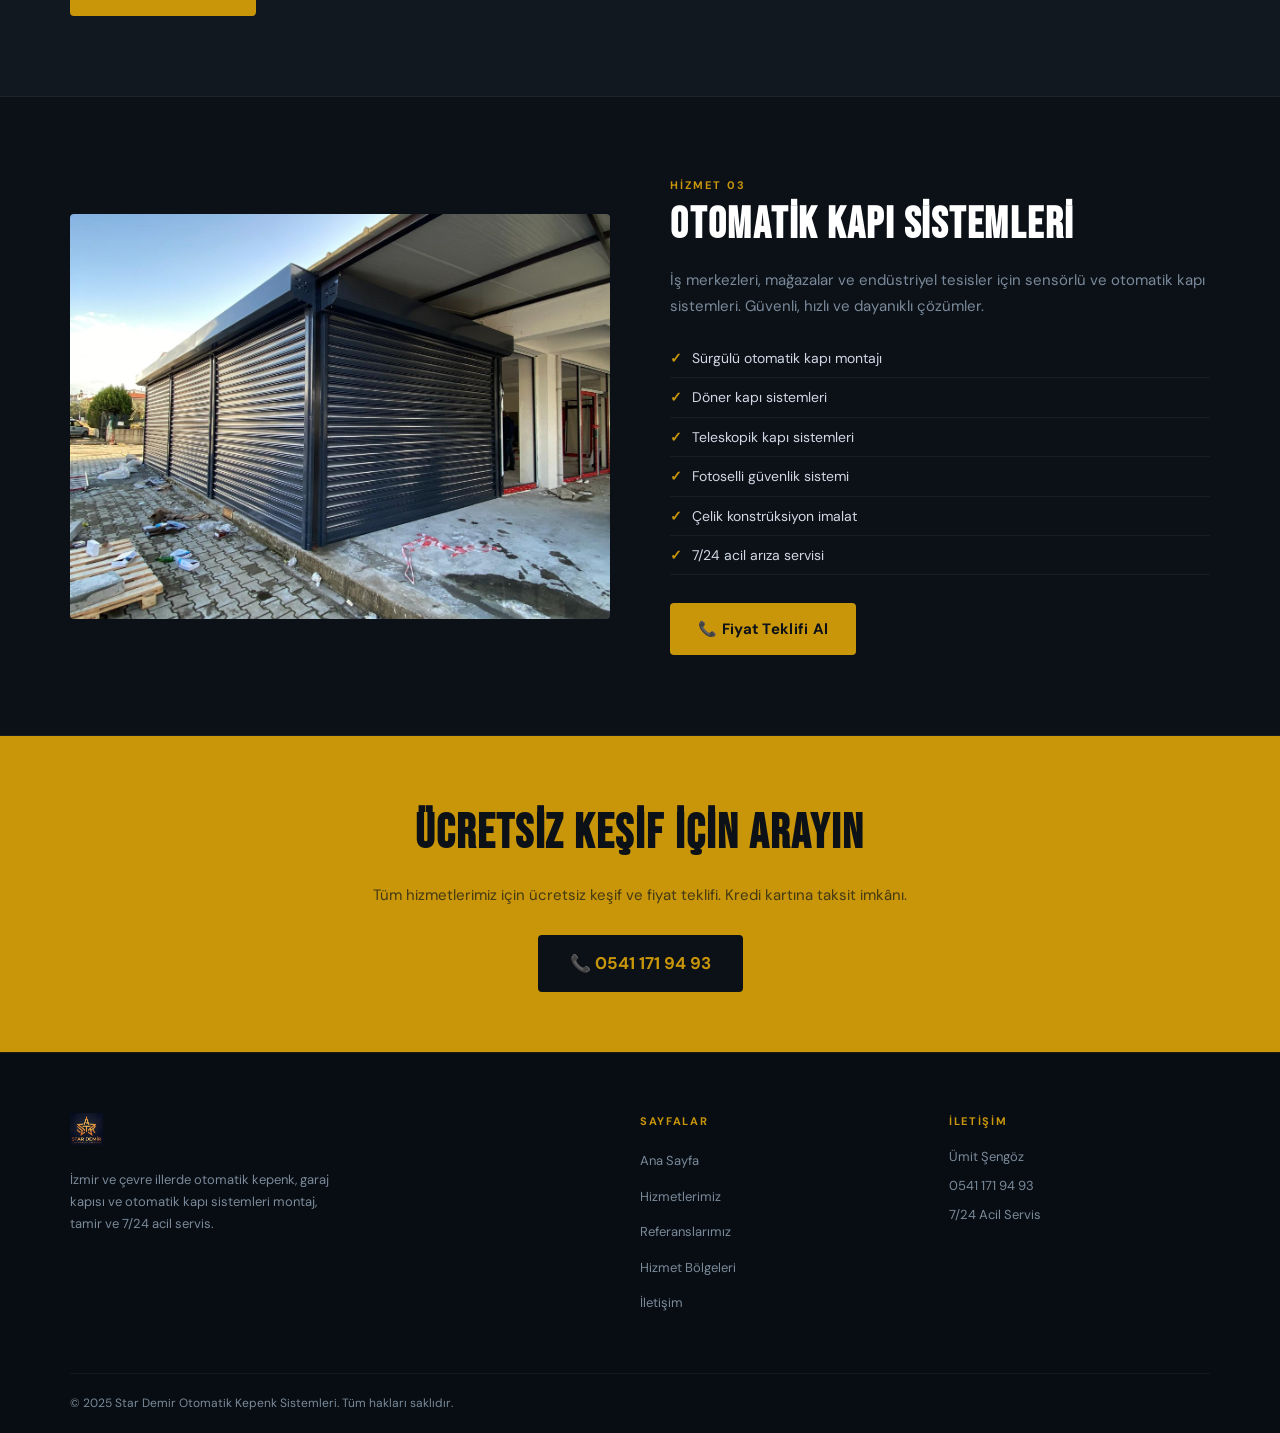
<file: hizmetler.html>
<!DOCTYPE html>
<html lang="tr">
<head>
  <meta charset="UTF-8">
  <meta name="viewport" content="width=device-width, initial-scale=1.0">
  <meta name="description" content="Star Demir otomatik kepenk, garaj kapısı ve otomatik kapı sistemleri hizmetleri. İzmir'de 7/24 montaj, tamir ve bakım.">
  <title>Hizmetlerimiz – Star Demir Otomatik Kepenk</title>
  <link rel="preconnect" href="https://fonts.googleapis.com">
  <link href="https://fonts.googleapis.com/css2?family=Bebas+Neue&family=DM+Sans:wght@300;400;500;600;700&display=swap" rel="stylesheet">
  <link rel="stylesheet" href="style.css">
  <style>
    .hizmet-block { padding: 80px 40px; border-bottom: 1px solid rgba(255,255,255,0.05); }
    .hizmet-block:nth-child(even) { background: var(--dark2); }
    .hizmet-inner { max-width: 1140px; margin: 0 auto; display: grid; grid-template-columns: 1fr 1fr; gap: 60px; align-items: center; }
    .hizmet-inner.reverse { direction: rtl; }
    .hizmet-inner.reverse > * { direction: ltr; }
    .hizmet-img { border-radius: 4px; overflow: hidden; }
    .hizmet-img img { width: 100%; aspect-ratio: 4/3; object-fit: cover; display: block; }
    .hizmet-text .section-label { margin-bottom: 8px; }
    .hizmet-text h2 { font-family: 'Bebas Neue', sans-serif; font-size: 44px; color: var(--white); letter-spacing: 0.04em; line-height: 1; margin-bottom: 20px; }
    .hizmet-text p { font-size: 15px; color: var(--muted); line-height: 1.75; margin-bottom: 16px; }
    .hizmet-list { list-style: none; margin: 20px 0 28px; }
    .hizmet-list li { font-size: 14px; color: var(--text); padding: 8px 0; border-bottom: 1px solid rgba(255,255,255,0.05); display: flex; align-items: center; gap: 10px; }
    .hizmet-list li::before { content: '✓'; color: var(--gold); font-weight: 700; flex-shrink: 0; }
    .cta-band { background: var(--gold); padding: 60px 40px; text-align: center; }
    .cta-band h2 { font-family: 'Bebas Neue', sans-serif; font-size: clamp(28px,4vw,48px); color: #0C1118; letter-spacing: 0.04em; margin-bottom: 10px; }
    .cta-band p { font-size: 15px; color: rgba(12,17,24,0.7); margin-bottom: 28px; }
    .cta-band a { display: inline-flex; align-items: center; gap: 10px; background: #0C1118; color: var(--gold); font-weight: 700; font-size: 17px; padding: 15px 32px; border-radius: 4px; text-decoration: none; }
    @media (max-width: 768px) {
      .hizmet-inner { grid-template-columns: 1fr; direction: ltr; }
      .hizmet-inner.reverse { direction: ltr; }
      .hizmet-block { padding: 60px 20px; }
    }
  </style>
</head>
<body>

<nav>
  <a href="index.html"><img src="logo.png" alt="Star Demir"></a>
  <ul class="nav-links">
    <li><a href="index.html">Ana Sayfa</a></li>
    <li><a href="hizmetler.html" class="active">Hizmetler</a></li>
    <li><a href="galeri.html">Referanslar</a></li>
    <li><a href="bolgeler.html">Bölgeler</a></li>
    <li><a href="iletisim.html">İletişim</a></li>
  </ul>
  <a href="tel:+905411719493" class="nav-phone">📞 0541 171 94 93</a>
</nav>

<div class="page-hero">
  <div class="section-label">Star Demir</div>
  <div class="section-title">Hizmetlerimiz</div>
  <p class="section-sub">Otomatik kepenk, garaj kapısı ve kapı sistemlerinde montaj, tamir ve 7/24 acil servis hizmeti sunuyoruz.</p>
</div>

<div class="hizmet-block">
  <div class="hizmet-inner">
    <div class="hizmet-img"><img src="p1.jpg" alt="Otomatik kepenk sistemleri İzmir"></div>
    <div class="hizmet-text">
      <div class="section-label">Hizmet 01</div>
      <h2>Otomatik Kepenk Sistemleri</h2>
      <p>İşyerinizin güvenliğini ve estetiğini bir arada sunan otomatik kepenk sistemleri. Çelik, alüminyum ve galvaniz seçenekleriyle her ihtiyaca özel çözüm üretiyoruz.</p>
      <ul class="hizmet-list">
        <li>Motorlu otomatik kepenk montajı</li>
        <li>Manuel kepenk sistemleri</li>
        <li>Kepenk motor değişimi ve bakımı</li>
        <li>Arıza tamir ve yedek parça temini</li>
        <li>İstediğiniz renk ve ölçüde imalat</li>
        <li>7/24 acil arıza servisi</li>
      </ul>
      <a href="tel:+905411719493" class="btn-primary">📞 Fiyat Teklifi Al</a>
    </div>
  </div>
</div>

<div class="hizmet-block">
  <div class="hizmet-inner reverse">
    <div class="hizmet-img"><img src="p7.jpg" alt="Garaj kapısı sistemleri İzmir"></div>
    <div class="hizmet-text">
      <div class="section-label">Hizmet 02</div>
      <h2>Garaj Kapısı Sistemleri</h2>
      <p>Konut ve ticari yapılar için modern garaj kapısı çözümleri. Uzaktan kumandalı, pratik ve güvenli sistemler kuruyoruz.</p>
      <ul class="hizmet-list">
        <li>Seksiyonel garaj kapısı montajı</li>
        <li>Raylı garaj kapısı sistemleri</li>
        <li>Katlanır tip garaj kapıları</li>
        <li>Uzaktan kumanda entegrasyonu</li>
        <li>Garaj kapısı motor değişimi</li>
        <li>7/24 acil arıza servisi</li>
      </ul>
      <a href="tel:+905411719493" class="btn-primary">📞 Fiyat Teklifi Al</a>
    </div>
  </div>
</div>

<div class="hizmet-block">
  <div class="hizmet-inner">
    <div class="hizmet-img"><img src="p2.jpg" alt="Otomatik kapı sistemleri İzmir"></div>
    <div class="hizmet-text">
      <div class="section-label">Hizmet 03</div>
      <h2>Otomatik Kapı Sistemleri</h2>
      <p>İş merkezleri, mağazalar ve endüstriyel tesisler için sensörlü ve otomatik kapı sistemleri. Güvenli, hızlı ve dayanıklı çözümler.</p>
      <ul class="hizmet-list">
        <li>Sürgülü otomatik kapı montajı</li>
        <li>Döner kapı sistemleri</li>
        <li>Teleskopik kapı sistemleri</li>
        <li>Fotoselli güvenlik sistemi</li>
        <li>Çelik konstrüksiyon imalat</li>
        <li>7/24 acil arıza servisi</li>
      </ul>
      <a href="tel:+905411719493" class="btn-primary">📞 Fiyat Teklifi Al</a>
    </div>
  </div>
</div>

<div class="cta-band">
  <h2>Ücretsiz Keşif İçin Arayın</h2>
  <p>Tüm hizmetlerimiz için ücretsiz keşif ve fiyat teklifi. Kredi kartına taksit imkânı.</p>
  <a href="tel:+905411719493">📞 0541 171 94 93</a>
</div>

<footer>
  <div class="footer-inner">
    <div class="footer-brand">
      <img src="logo.png" alt="Star Demir">
      <p>İzmir ve çevre illerde otomatik kepenk, garaj kapısı ve otomatik kapı sistemleri montaj, tamir ve 7/24 acil servis.</p>
    </div>
    <div class="footer-links">
      <h4>Sayfalar</h4>
      <ul>
        <li><a href="index.html">Ana Sayfa</a></li>
        <li><a href="hizmetler.html">Hizmetlerimiz</a></li>
        <li><a href="galeri.html">Referanslarımız</a></li>
        <li><a href="bolgeler.html">Hizmet Bölgeleri</a></li>
        <li><a href="iletisim.html">İletişim</a></li>
      </ul>
    </div>
    <div class="footer-contact">
      <h4>İletişim</h4>
      <p>Ümit Şengöz</p>
      <p><a href="tel:+905411719493">0541 171 94 93</a></p>
      <p>7/24 Acil Servis</p>
    </div>
  </div>
  <div class="footer-copy">© 2025 Star Demir Otomatik Kepenk Sistemleri. Tüm hakları saklıdır.</div>
</footer>

</body>
</html>
</file>
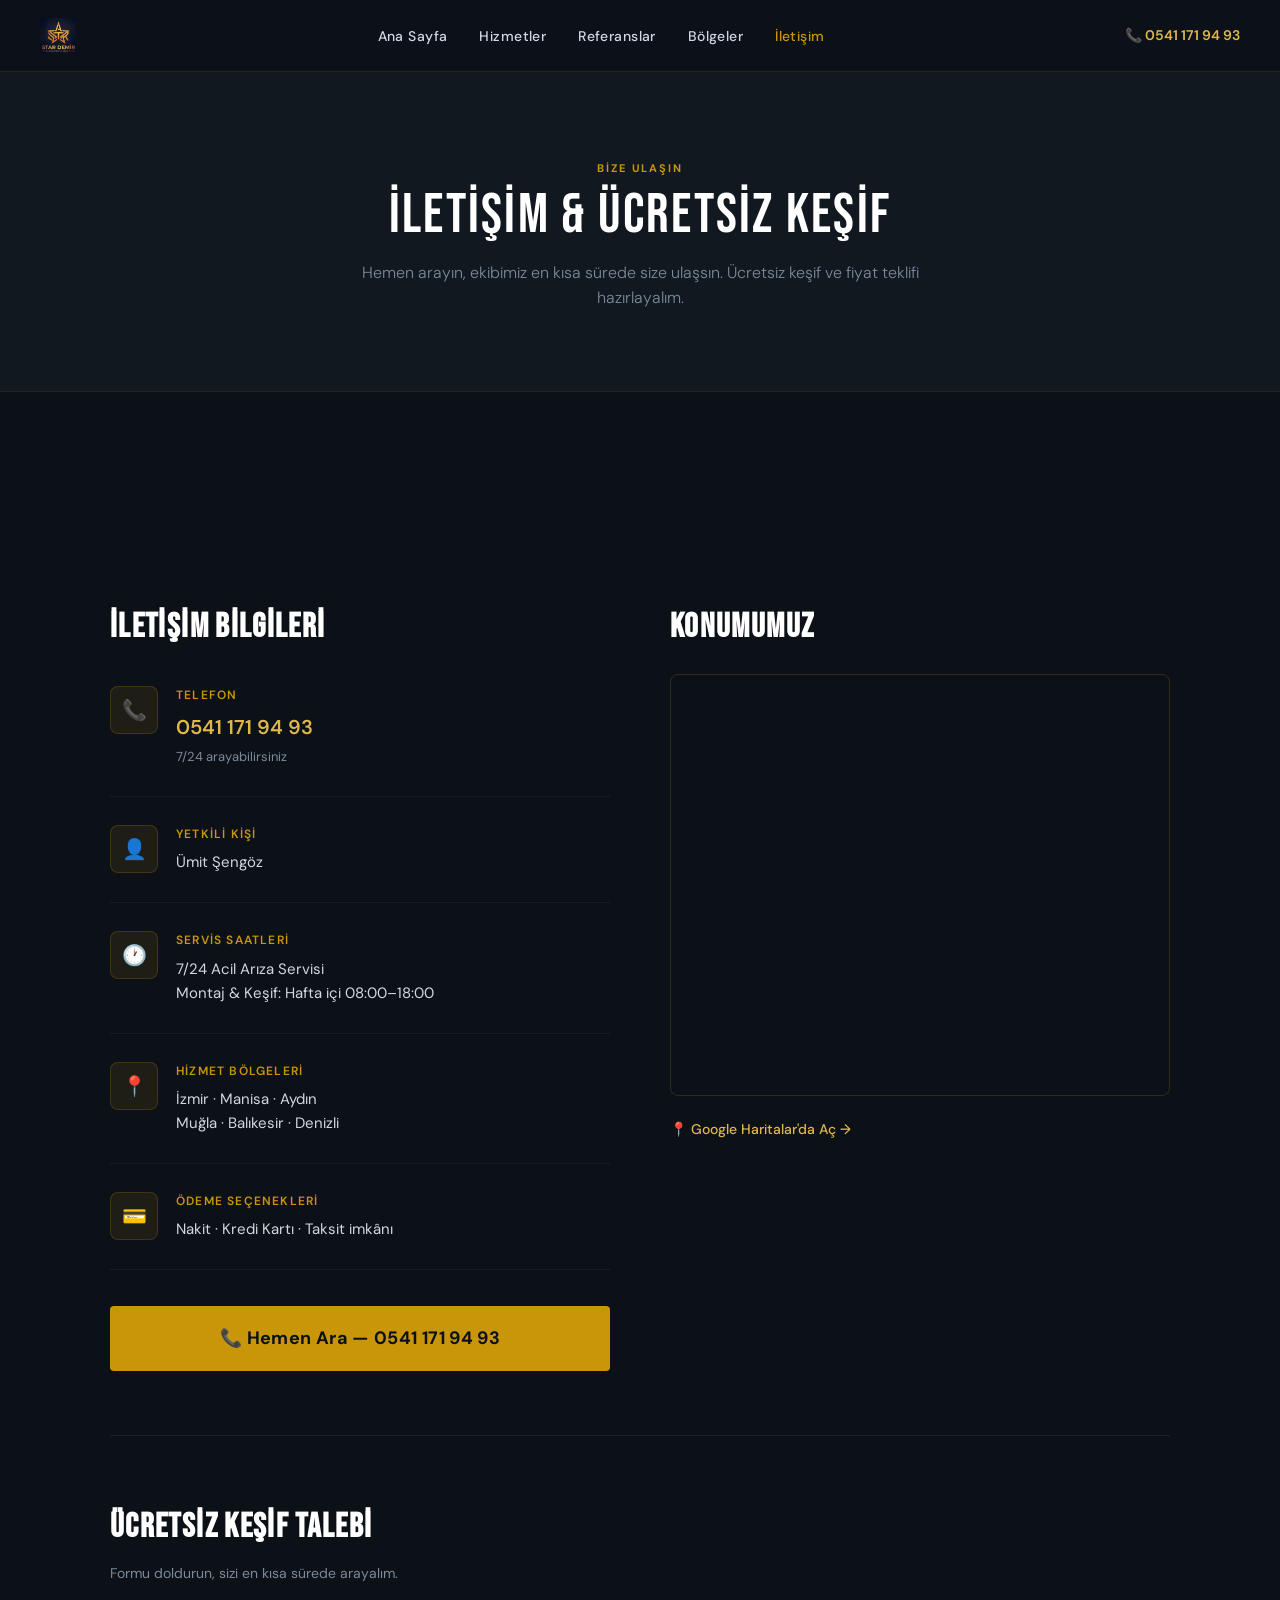
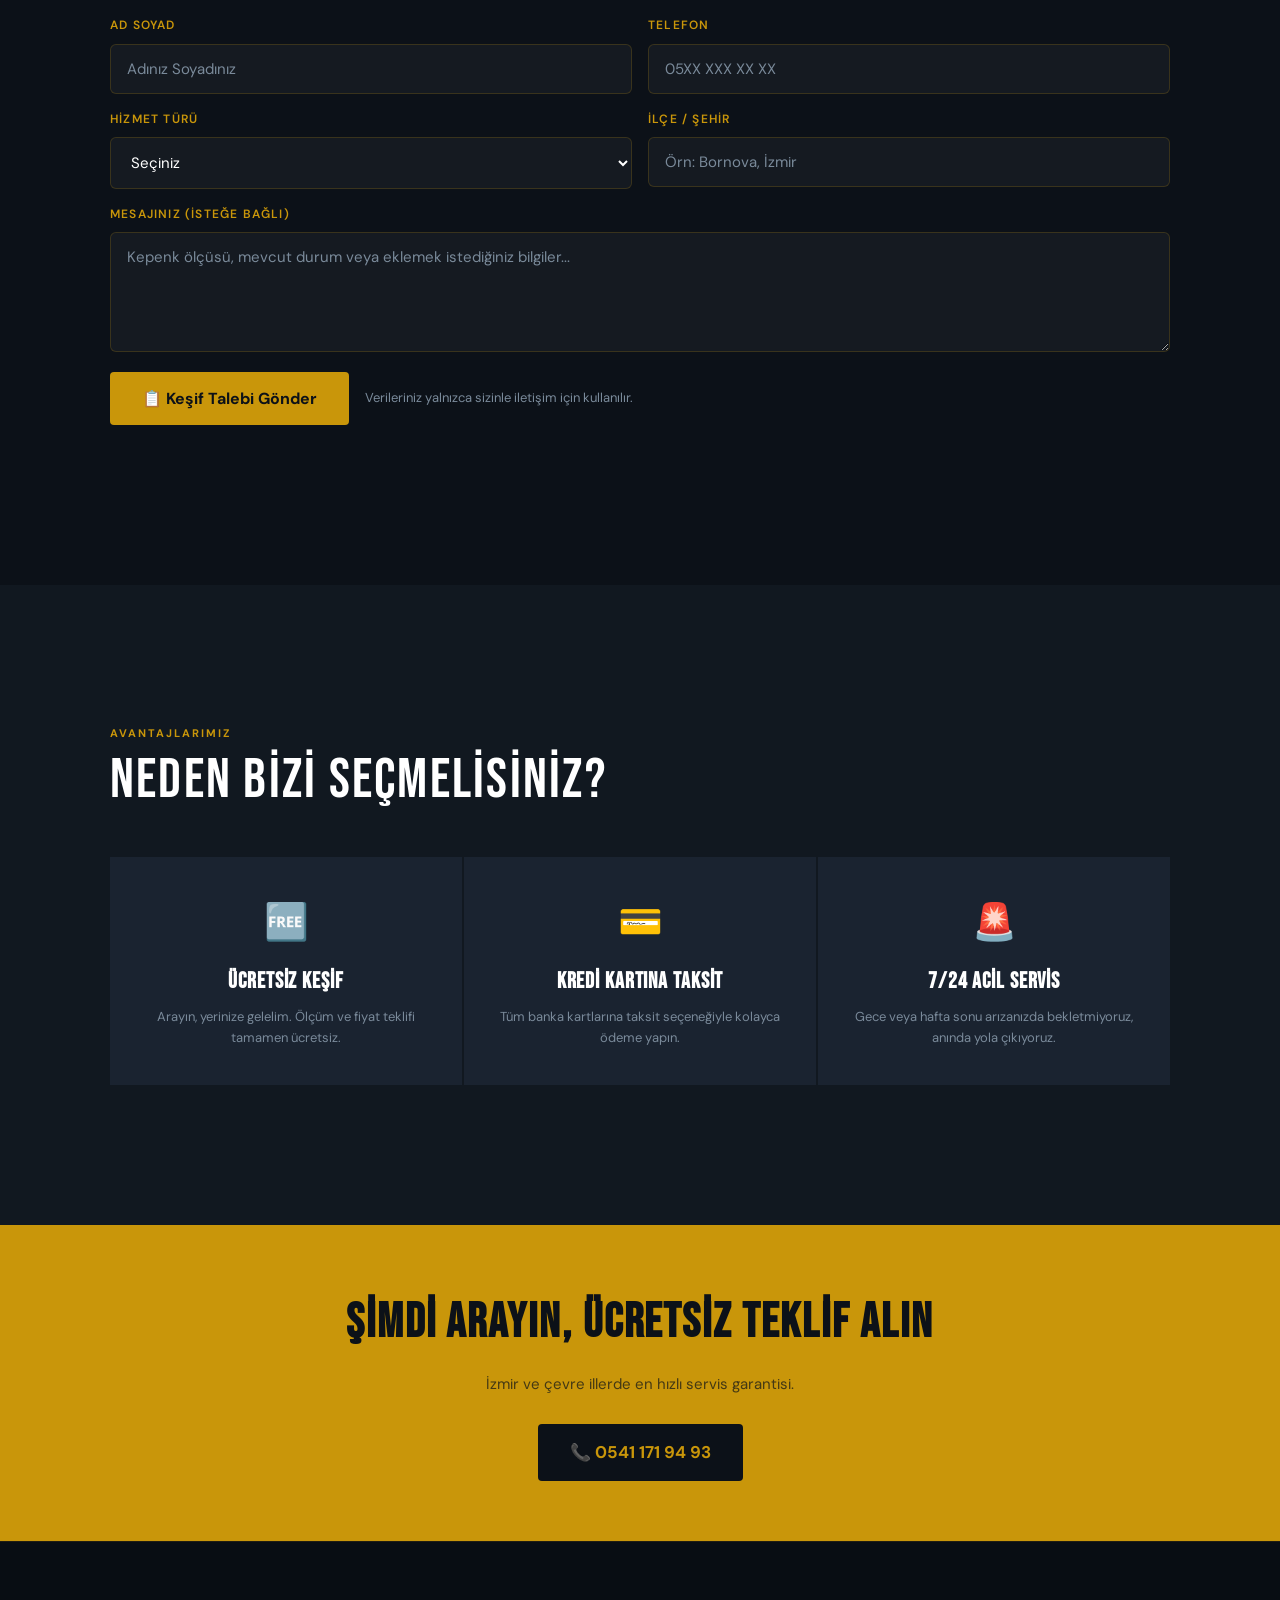
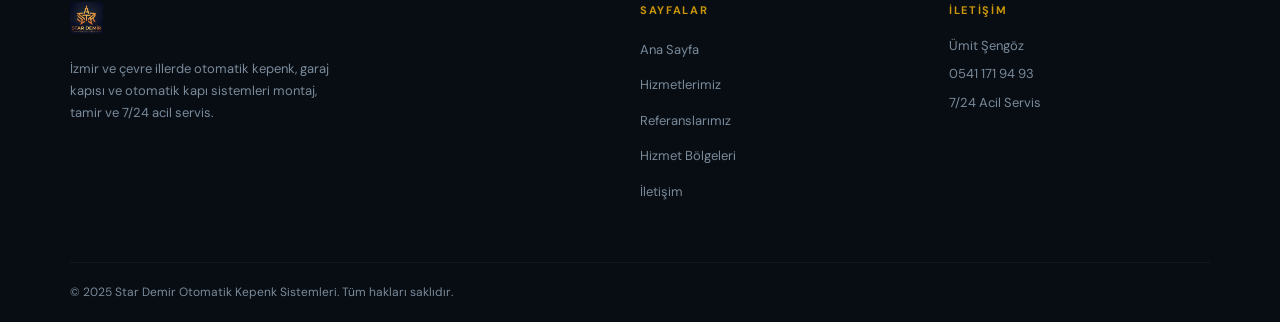
<file: iletisim.html>
<!DOCTYPE html>
<html lang="tr">
<head>
  <meta charset="UTF-8">
  <meta name="viewport" content="width=device-width, initial-scale=1.0">
  <meta name="description" content="Star Demir Otomatik Kepenk – İletişim ve ücretsiz keşif talebi. 0541 171 94 93 – Ümit Şengöz – İzmir.">
  <title>İletişim & Keşif Talebi – Star Demir Otomatik Kepenk</title>
  <link rel="preconnect" href="https://fonts.googleapis.com">
  <link href="https://fonts.googleapis.com/css2?family=Bebas+Neue&family=DM+Sans:wght@300;400;500;600;700&display=swap" rel="stylesheet">
  <link rel="stylesheet" href="style.css">
  <style>
    .contact-section { padding: 80px 40px; }
    .contact-grid { display: grid; grid-template-columns: 1fr 1fr; gap: 60px; align-items: start; margin-top: 48px; }
 
    /* Sol: İletişim Bilgileri */
    .contact-info h3 { font-family: 'Bebas Neue', sans-serif; font-size: 34px; color: var(--white); letter-spacing: 0.04em; margin-bottom: 32px; }
    .contact-item { display: flex; gap: 18px; align-items: flex-start; margin-bottom: 28px; padding-bottom: 28px; border-bottom: 1px solid rgba(255,255,255,0.05); }
    .contact-item:last-child { border-bottom: none; }
    .contact-item-icon {
      width: 48px; height: 48px; border-radius: 8px;
      background: rgba(201,150,10,0.1); border: 1px solid rgba(201,150,10,0.2);
      display: flex; align-items: center; justify-content: center;
      font-size: 20px; flex-shrink: 0;
    }
    .contact-item h4 { font-size: 12px; font-weight: 600; letter-spacing: 0.1em; text-transform: uppercase; color: var(--gold); margin-bottom: 6px; }
    .contact-item p { font-size: 15px; color: var(--text); line-height: 1.6; }
    .contact-item a { color: var(--gold-light); text-decoration: none; font-size: 20px; font-weight: 600; }
    .contact-item a:hover { text-decoration: underline; }
 
    /* Sağ: Harita */
    .contact-map h3 { font-family: 'Bebas Neue', sans-serif; font-size: 34px; color: var(--white); letter-spacing: 0.04em; margin-bottom: 20px; }
    .map-embed { border-radius: 8px; overflow: hidden; border: 1px solid rgba(201,150,10,0.2); margin-bottom: 20px; }
    .map-embed iframe { width: 100%; height: 420px; border: 0; display: block; }
    .map-link {
      display: inline-flex; align-items: center; gap: 8px;
      color: var(--gold-light); font-size: 14px; font-weight: 500;
      text-decoration: none; transition: opacity 0.2s;
    }
    .map-link:hover { opacity: 0.7; }
 
    /* Taksit bandı */
    .taksit-band { background: var(--dark2); padding: 60px 40px; }
    .taksit-inner { max-width: 1140px; margin: 0 auto; display: grid; grid-template-columns: 1fr 1fr 1fr; gap: 2px; margin-top: 48px; }
    .taksit-card { background: var(--dark3); padding: 36px 28px; text-align: center; }
    .taksit-icon { font-size: 36px; margin-bottom: 14px; }
    .taksit-card h4 { font-family: 'Bebas Neue', sans-serif; font-size: 22px; color: var(--white); letter-spacing: 0.04em; margin-bottom: 8px; }
    .taksit-card p { font-size: 13px; color: var(--muted); line-height: 1.6; }
 
    .cta-band { background: var(--gold); padding: 60px 40px; text-align: center; }
    .cta-band h2 { font-family: 'Bebas Neue', sans-serif; font-size: clamp(28px,4vw,48px); color: #0C1118; letter-spacing: 0.04em; margin-bottom: 10px; }
    .cta-band p { font-size: 15px; color: rgba(12,17,24,0.7); margin-bottom: 28px; }
    .cta-band a { display: inline-flex; align-items: center; gap: 10px; background: #0C1118; color: var(--gold); font-weight: 700; font-size: 17px; padding: 15px 32px; border-radius: 4px; text-decoration: none; }
 
    /* Form */
    .form-section { margin-top: 64px; padding-top: 64px; border-top: 1px solid rgba(255,255,255,0.07); }
    .form-section h3 { font-family: 'Bebas Neue', sans-serif; font-size: 34px; color: var(--white); letter-spacing: 0.04em; margin-bottom: 8px; }
    .form-section p { font-size: 14px; color: var(--muted); margin-bottom: 32px; }
    .form-grid { display: grid; grid-template-columns: 1fr 1fr; gap: 16px; }
    .form-group { display: flex; flex-direction: column; gap: 8px; }
    .form-group.full { grid-column: 1 / -1; }
    .form-group label { font-size: 12px; font-weight: 600; letter-spacing: 0.1em; text-transform: uppercase; color: var(--gold); }
    .form-group input,
    .form-group select,
    .form-group textarea {
      background: rgba(255,255,255,0.04);
      border: 1px solid rgba(201,150,10,0.2);
      border-radius: 6px;
      padding: 14px 16px;
      font-size: 15px;
      color: var(--white);
      font-family: 'DM Sans', sans-serif;
      outline: none;
      transition: border-color 0.2s;
      width: 100%;
      box-sizing: border-box;
    }
    .form-group input::placeholder,
    .form-group textarea::placeholder { color: var(--muted); }
    .form-group input:focus,
    .form-group select:focus,
    .form-group textarea:focus { border-color: var(--gold); }
    .form-group select option { background: #1a2030; color: var(--white); }
    .form-group textarea { resize: vertical; min-height: 120px; }
    .form-submit {
      margin-top: 20px;
      display: flex; align-items: center; gap: 16px; flex-wrap: wrap;
    }
    .form-submit button {
      display: inline-flex; align-items: center; gap: 10px;
      background: var(--gold); color: #0C1118;
      font-family: 'DM Sans', sans-serif;
      font-weight: 700; font-size: 16px;
      padding: 16px 32px; border-radius: 4px;
      border: none; cursor: pointer;
      transition: opacity 0.2s;
    }
    .form-submit button:hover { opacity: 0.88; }
    .form-note { font-size: 13px; color: var(--muted); }
    .form-success {
      display: none;
      background: rgba(201,150,10,0.08);
      border: 1px solid rgba(201,150,10,0.3);
      border-radius: 8px;
      padding: 20px 24px;
      margin-top: 20px;
      color: var(--gold-light);
      font-size: 15px;
    }
 
    @media (max-width: 768px) {
      .contact-grid { grid-template-columns: 1fr; }
      .taksit-inner { grid-template-columns: 1fr; }
      .contact-section { padding: 60px 20px; }
      .taksit-band { padding: 60px 20px; }
      .form-grid { grid-template-columns: 1fr; }
    }
  </style>
</head>
<body>
 
<nav>
  <a href="index.html"><img src="logo.png" alt="Star Demir"></a>
  <ul class="nav-links">
    <li><a href="index.html">Ana Sayfa</a></li>
    <li><a href="hizmetler.html">Hizmetler</a></li>
    <li><a href="galeri.html">Referanslar</a></li>
    <li><a href="bolgeler.html">Bölgeler</a></li>
    <li><a href="iletisim.html" class="active">İletişim</a></li>
  </ul>
  <a href="tel:+905411719493" class="nav-phone">📞 0541 171 94 93</a>
</nav>
 
<div class="page-hero">
  <div class="section-label">Bize Ulaşın</div>
  <div class="section-title">İletişim & Ücretsiz Keşif</div>
  <p class="section-sub">Hemen arayın, ekibimiz en kısa sürede size ulaşsın. Ücretsiz keşif ve fiyat teklifi hazırlayalım.</p>
</div>
 
<section class="contact-section">
  <div class="inner">
    <div class="contact-grid">
 
      <div class="contact-info">
        <h3>İletişim Bilgileri</h3>
 
        <div class="contact-item">
          <div class="contact-item-icon">📞</div>
          <div>
            <h4>Telefon</h4>
            <a href="tel:+905411719493">0541 171 94 93</a>
            <p style="margin-top:4px; font-size:13px; color:var(--muted);">7/24 arayabilirsiniz</p>
          </div>
        </div>
 
        <div class="contact-item">
          <div class="contact-item-icon">👤</div>
          <div>
            <h4>Yetkili Kişi</h4>
            <p>Ümit Şengöz</p>
          </div>
        </div>
 
        <div class="contact-item">
          <div class="contact-item-icon">🕐</div>
          <div>
            <h4>Servis Saatleri</h4>
            <p>7/24 Acil Arıza Servisi<br>Montaj & Keşif: Hafta içi 08:00–18:00</p>
          </div>
        </div>
 
        <div class="contact-item">
          <div class="contact-item-icon">📍</div>
          <div>
            <h4>Hizmet Bölgeleri</h4>
            <p>İzmir · Manisa · Aydın<br>Muğla · Balıkesir · Denizli</p>
          </div>
        </div>
 
        <div class="contact-item">
          <div class="contact-item-icon">💳</div>
          <div>
            <h4>Ödeme Seçenekleri</h4>
            <p>Nakit · Kredi Kartı · Taksit imkânı</p>
          </div>
        </div>
 
        <a href="tel:+905411719493" class="btn-primary" style="margin-top:8px; width:100%; justify-content:center; font-size:18px; padding:18px;">
          📞 Hemen Ara — 0541 171 94 93
        </a>
      </div>
 
      <div class="contact-map">
        <h3>Konumumuz</h3>
        <div class="map-embed">
          <iframe
            src="https://www.google.com/maps/embed?pb=!1m18!1m12!1m3!1d3000!2d27.14!3d38.42!2m3!1f0!2f0!3f0!3m2!1i1024!2i768!4f13.1!3m3!1m2!1s0x14bbdf26b6237989%3A0x6fb60ad59aac20d2!2sStar%20Demir%20Otomatik%20Kepenk%20Sistemleri!5e0!3m2!1str!2str!4v1"
            allowfullscreen="" loading="lazy" referrerpolicy="no-referrer-when-downgrade">
          </iframe>
        </div>
        <a href="https://www.google.com/maps/place/?q=place_id:ChIJiXkjtrXfSxQR0iCsml0Kb28" target="_blank" class="map-link">
          📍 Google Haritalar'da Aç →
        </a>
      </div>
 
    </div><!-- /.contact-grid -->
 
      <!-- Keşif Talep Formu -->
      <div class="form-section">
        <h3>Ücretsiz Keşif Talebi</h3>
        <p>Formu doldurun, sizi en kısa sürede arayalım.</p>
 
        <div class="form-grid">
          <div class="form-group">
            <label for="ad">Ad Soyad</label>
            <input type="text" id="ad" placeholder="Adınız Soyadınız">
          </div>
          <div class="form-group">
            <label for="tel">Telefon</label>
            <input type="tel" id="tel" placeholder="05XX XXX XX XX">
          </div>
          <div class="form-group">
            <label for="hizmet">Hizmet Türü</label>
            <select id="hizmet">
              <option value="" disabled selected>Seçiniz</option>
              <option>Otomatik Kepenk Montajı</option>
              <option>Kepenk Tamiri / Arıza</option>
              <option>Garaj Kapısı Montajı</option>
              <option>Garaj Kapısı Tamiri</option>
              <option>Otomatik Kapı Sistemi</option>
              <option>Bakım & Servis</option>
              <option>Diğer</option>
            </select>
          </div>
          <div class="form-group">
            <label for="ilce">İlçe / Şehir</label>
            <input type="text" id="ilce" placeholder="Örn: Bornova, İzmir">
          </div>
          <div class="form-group full">
            <label for="mesaj">Mesajınız (İsteğe Bağlı)</label>
            <textarea id="mesaj" placeholder="Kepenk ölçüsü, mevcut durum veya eklemek istediğiniz bilgiler..."></textarea>
          </div>
        </div>
 
        <div class="form-submit">
          <button type="button" onclick="formGonder()">📋 Keşif Talebi Gönder</button>
          <span class="form-note">Verileriniz yalnızca sizinle iletişim için kullanılır.</span>
        </div>
        <div class="form-success" id="formSuccess">
          ✅ Talebiniz alındı! Ümit Bey en kısa sürede sizi arayacak.
        </div>
      </div><!-- /.form-section -->
 
  </div><!-- /.inner -->
</section>
 
<script>
function formGonder() {
  const ad = document.getElementById('ad').value.trim();
  const tel = document.getElementById('tel').value.trim();
  const hizmet = document.getElementById('hizmet').value;
  const ilce = document.getElementById('ilce').value.trim();
  const mesaj = document.getElementById('mesaj').value.trim();
 
  if (!ad || !tel) {
    alert('Lütfen ad soyad ve telefon numaranızı girin.');
    return;
  }
 
  const text = `Yeni Keşif Talebi!\n\nAd Soyad: ${ad}\nTelefon: ${tel}\nHizmet: ${hizmet || 'Belirtilmedi'}\nİlçe: ${ilce || 'Belirtilmedi'}\nMesaj: ${mesaj || '-'}`;
  const encoded = encodeURIComponent(text);
  window.open(`https://wa.me/905411719493?text=${encoded}`, '_blank');
 
  document.getElementById('formSuccess').style.display = 'block';
  document.getElementById('ad').value = '';
  document.getElementById('tel').value = '';
  document.getElementById('hizmet').selectedIndex = 0;
  document.getElementById('ilce').value = '';
  document.getElementById('mesaj').value = '';
}
</script>
 
<div class="taksit-band">
  <div class="inner">
    <div class="section-label">Avantajlarımız</div>
    <div class="section-title">Neden Bizi Seçmelisiniz?</div>
    <div class="taksit-inner">
      <div class="taksit-card">
        <div class="taksit-icon">🆓</div>
        <h4>Ücretsiz Keşif</h4>
        <p>Arayın, yerinize gelelim. Ölçüm ve fiyat teklifi tamamen ücretsiz.</p>
      </div>
      <div class="taksit-card">
        <div class="taksit-icon">💳</div>
        <h4>Kredi Kartına Taksit</h4>
        <p>Tüm banka kartlarına taksit seçeneğiyle kolayca ödeme yapın.</p>
      </div>
      <div class="taksit-card">
        <div class="taksit-icon">🚨</div>
        <h4>7/24 Acil Servis</h4>
        <p>Gece veya hafta sonu arızanızda bekletmiyoruz, anında yola çıkıyoruz.</p>
      </div>
    </div>
  </div>
</div>
 
<div class="cta-band">
  <h2>Şimdi Arayın, Ücretsiz Teklif Alın</h2>
  <p>İzmir ve çevre illerde en hızlı servis garantisi.</p>
  <a href="tel:+905411719493">📞 0541 171 94 93</a>
</div>
 
<footer>
  <div class="footer-inner">
    <div class="footer-brand">
      <img src="logo.png" alt="Star Demir">
      <p>İzmir ve çevre illerde otomatik kepenk, garaj kapısı ve otomatik kapı sistemleri montaj, tamir ve 7/24 acil servis.</p>
    </div>
    <div class="footer-links">
      <h4>Sayfalar</h4>
      <ul>
        <li><a href="index.html">Ana Sayfa</a></li>
        <li><a href="hizmetler.html">Hizmetlerimiz</a></li>
        <li><a href="galeri.html">Referanslarımız</a></li>
        <li><a href="bolgeler.html">Hizmet Bölgeleri</a></li>
        <li><a href="iletisim.html">İletişim</a></li>
      </ul>
    </div>
    <div class="footer-contact">
      <h4>İletişim</h4>
      <p>Ümit Şengöz</p>
      <p><a href="tel:+905411719493">0541 171 94 93</a></p>
      <p>7/24 Acil Servis</p>
    </div>
  </div>
  <div class="footer-copy">© 2025 Star Demir Otomatik Kepenk Sistemleri. Tüm hakları saklıdır.</div>
</footer>
 
</body>
</html>
</file>
<file: style.css>
*, *::before, *::after { box-sizing: border-box; margin: 0; padding: 0; }

:root {
  --dark:  #0C1118;
  --dark2: #111820;
  --dark3: #1A2330;
  --gold:  #C9960A;
  --gold-light: #E0B84A;
  --white: #FFFFFF;
  --text:  #D0D8E4;
  --muted: #7A8A9A;
}

html { scroll-behavior: smooth; }

body {
  font-family: 'DM Sans', sans-serif;
  background: var(--dark);
  color: var(--text);
  line-height: 1.6;
}

/* NAV */
nav {
  position: fixed; top: 0; left: 0; right: 0; z-index: 100;
  display: flex; align-items: center; justify-content: space-between;
  padding: 0 40px; height: 72px;
  background: rgba(12,17,24,0.92);
  backdrop-filter: blur(12px);
  border-bottom: 1px solid rgba(201,150,10,0.15);
}
nav img { height: 36px; width: auto; display: block; }
.nav-links { display: flex; gap: 32px; list-style: none; }
.nav-links a {
  font-size: 14px; font-weight: 500; color: var(--text);
  text-decoration: none; letter-spacing: 0.03em;
  transition: color 0.2s;
}
.nav-links a:hover,
.nav-links a.active { color: var(--gold); }
.nav-phone {
  font-size: 14px; font-weight: 600; color: var(--gold-light);
  text-decoration: none; transition: opacity 0.2s;
}
.nav-phone:hover { opacity: 0.8; }

/* INNER */
.inner { max-width: 1140px; margin: 0 auto; padding: 80px 40px; }

/* SECTION LABELS */
.section-label {
  font-size: 11px; font-weight: 700; letter-spacing: 0.18em;
  text-transform: uppercase; color: var(--gold);
  margin-bottom: 10px;
}
.section-title {
  font-family: 'Bebas Neue', sans-serif;
  font-size: clamp(34px, 5vw, 56px);
  color: var(--white); letter-spacing: 0.04em;
  line-height: 1; margin-bottom: 16px;
}
.section-sub {
  font-size: 16px; color: var(--muted);
  max-width: 560px; font-weight: 300;
}

/* PAGE HERO */
.page-hero {
  padding: 160px 40px 80px;
  text-align: center;
  background: var(--dark2);
  border-bottom: 1px solid rgba(201,150,10,0.1);
}
.page-hero .section-sub { margin: 0 auto; }

/* BUTTONS */
.btn-primary {
  display: inline-flex; align-items: center; gap: 8px;
  background: var(--gold); color: #0C1118;
  font-size: 15px; font-weight: 700;
  padding: 14px 28px; border-radius: 4px;
  text-decoration: none; transition: background 0.2s, transform 0.15s;
  letter-spacing: 0.02em;
}
.btn-primary:hover { background: var(--gold-light); transform: translateY(-1px); }

/* FOOTER */
footer {
  background: #080D13;
  border-top: 1px solid rgba(201,150,10,0.12);
  padding: 60px 40px 0;
}
.footer-inner {
  max-width: 1140px; margin: 0 auto;
  display: grid; grid-template-columns: 2fr 1fr 1fr;
  gap: 48px; padding-bottom: 48px;
}
.footer-brand img { height: 32px; margin-bottom: 16px; }
.footer-brand p { font-size: 13px; color: var(--muted); line-height: 1.7; max-width: 280px; }
.footer-links h4,
.footer-contact h4 {
  font-size: 11px; font-weight: 700; letter-spacing: 0.15em;
  text-transform: uppercase; color: var(--gold);
  margin-bottom: 16px;
}
.footer-links ul { list-style: none; }
.footer-links li { margin-bottom: 10px; }
.footer-links a,
.footer-contact a {
  font-size: 13px; color: var(--muted);
  text-decoration: none; transition: color 0.2s;
}
.footer-links a:hover,
.footer-contact a:hover { color: var(--gold-light); }
.footer-contact p { font-size: 13px; color: var(--muted); margin-bottom: 8px; }
.footer-copy {
  max-width: 1140px; margin: 0 auto;
  padding: 20px 0;
  border-top: 1px solid rgba(255,255,255,0.05);
  font-size: 12px; color: var(--muted);
}

/* MOBILE NAV */
@media (max-width: 768px) {
  nav { padding: 0 20px; }
  .nav-links { display: none; }
  .footer-inner { grid-template-columns: 1fr; gap: 32px; }
  .inner { padding: 60px 20px; }
  .page-hero { padding: 120px 20px 60px; }
}
</file>
